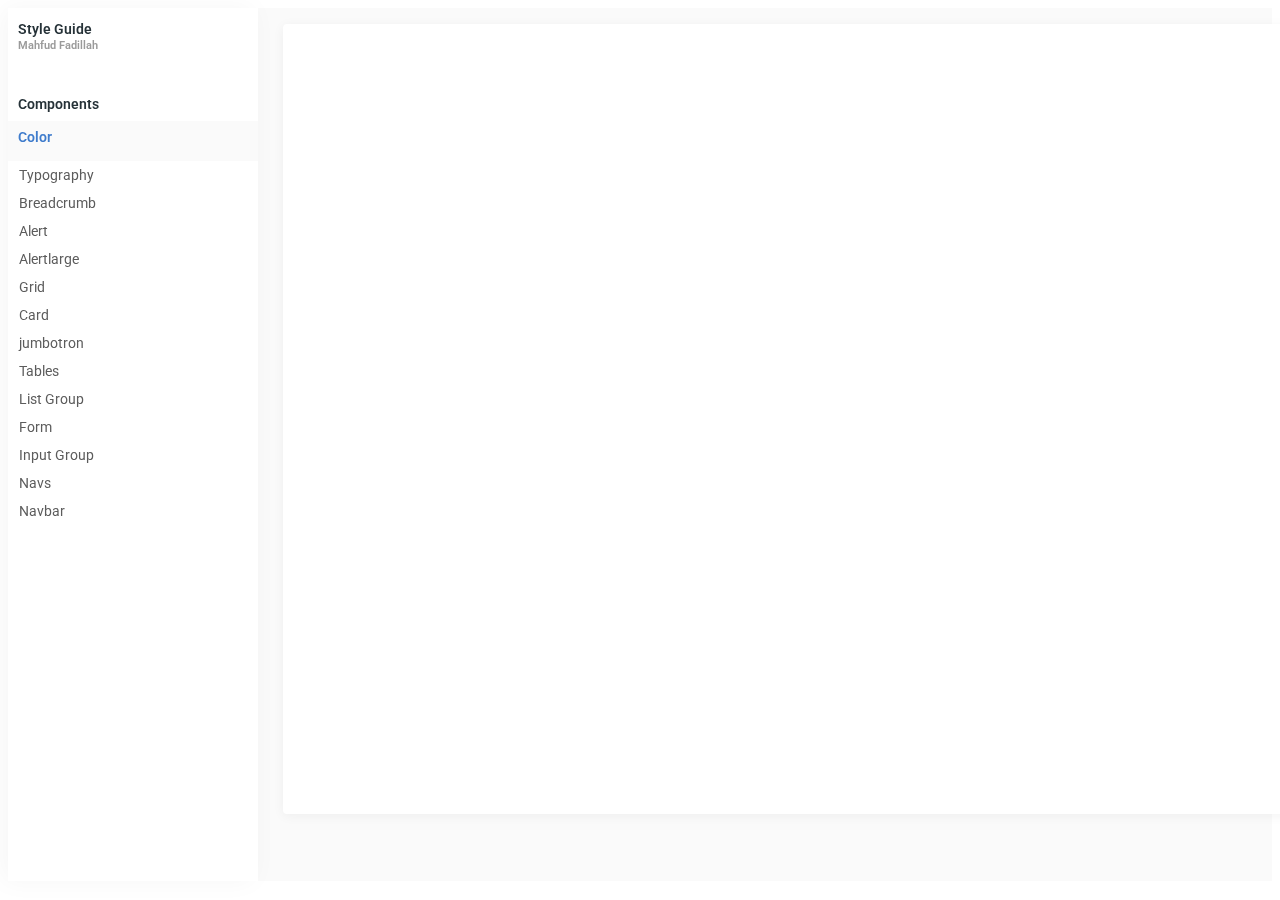
<file: index.html>
<!DOCTYPE html>
<html>
<head>
	<link href='https://fonts.googleapis.com/css?family=Roboto' rel='stylesheet'>
	<link rel="stylesheet" type="text/css" href="css/index.css">
	</head>
<body>
	<div class="sidebar-4">
	<div class="sidebar">
		<div class="sidebar__header--1">Style Guide </div>
		<div class="sidebar__header--2">Mahfud Fadillah</div>
		<div class="sidebar__header--3">Components</div>
		<div class="sidebar-1">
	    <a href="color.html" class="sidebar__active--link">Color</a><br>
	    </div>
	 	<a href="Typography.html" class="sidebar__nav--link">Typography</a><br>
	 	<a href="Breadcrumb.html" class="sidebar__nav--link">Breadcrumb</a><br>
	 	<a href="Alert1.html" class="sidebar__nav--link">Alert</a><br>
	 	<a href="Alertlarge.html" class="sidebar__nav--link">Alertlarge</a><br>
	 	<a href="grid.html" class="sidebar__nav--link">Grid</a><br>
	 	<a href="card.html" class="sidebar__nav--link">Card</a><br>
	 	<a href="jumbotron.html" class="sidebar__nav--link">jumbotron</a><br>
	 	<a href="tables.html" class="sidebar__nav--link">Tables</a><br>
	 	<a href="list.html" class="sidebar__nav--link">List Group</a><br>
	 	<a href="form.html" class="sidebar__nav--link">Form</a><br>
	 	<a href="input.html" class="sidebar__nav--link">Input Group</a><br>
	 	<a href="navs.html" class="sidebar__nav--link">Navs</a><br>
	 	<a href="navbar.html" class="sidebar__nav--link">Navbar</a><br>
	 </div>
	  </div>
	 <div class="sidebar-2"></div>
</body>
</html>
</file>
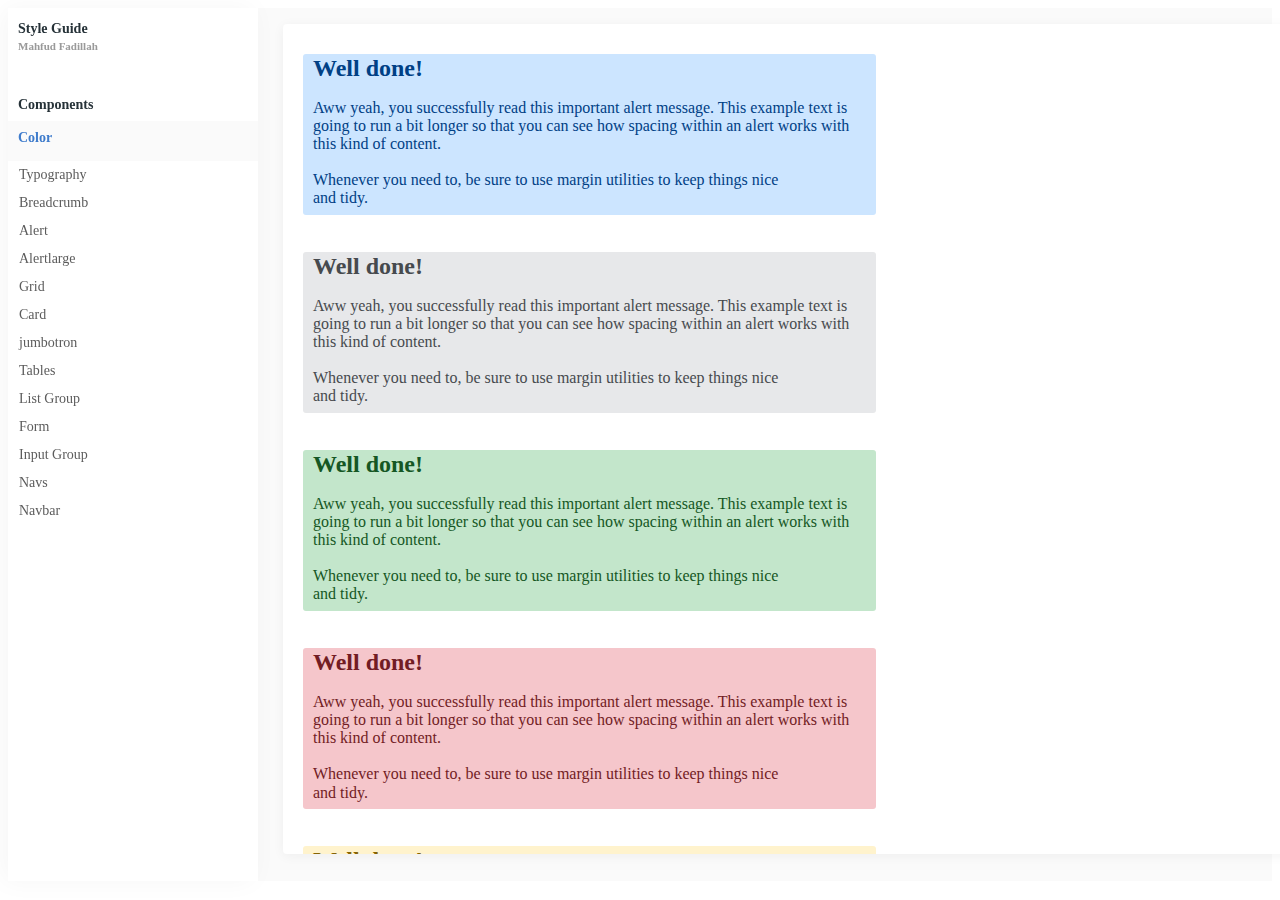
<file: Alertlarge.html>
<!DOCTYPE html>
<html>
<head>
	<link rel="stylesheet" type="text/css" href="css/Alertlarge.css">
	<link rel="stylesheet" type="text/css" href="css/index.css">
</head>
<body>
	<div class="sidebar-4">
	<div class="sidebar">
		<div class="sidebar__header--1">Style Guide </div>
		<div class="sidebar__header--2">Mahfud Fadillah</div>
		<div class="sidebar__header--3">Components</div>
		<div class="sidebar-1">
	    <a href="color.html" class="sidebar__active--link">Color</a><br>
	    </div>
	 	<a href="Typography.html" class="sidebar__nav--link">Typography</a><br>
	 	<a href="Breadcrumb.html" class="sidebar__nav--link">Breadcrumb</a><br>
	 	<a href="Alert1.html" class="sidebar__nav--link">Alert</a><br>
	 	<a href="Alertlarge.html" class="sidebar__nav--link">Alertlarge</a><br>
	 	<a href="grid.html" class="sidebar__nav--link">Grid</a><br>
	 	<a href="card.html" class="sidebar__nav--link">Card</a><br>
	 	<a href="jumbotron.html" class="sidebar__nav--link">jumbotron</a><br>
	 	<a href="tables.html" class="sidebar__nav--link">Tables</a><br>
	 	<a href="list.html" class="sidebar__nav--link">List Group</a><br>
	 	<a href="form.html" class="sidebar__nav--link">Form</a><br>
	 	<a href="input.html" class="sidebar__nav--link">Input Group</a><br>
	 	<a href="navs.html" class="sidebar__nav--link">Navs</a><br>
	 	<a href="navbar.html" class="sidebar__nav--link">Navbar</a><br>
	 </div>
	  </div>
	 <div class="sidebar-12">
	<div class="background">
	<strong class="header">Well done!</strong>
	<p class="Text"> Aww yeah, you successfully read this important alert message. This example text is going to run a bit longer so that you can see how spacing within an alert works with this kind of content.<br/><br/>

Whenever you need to, be sure to use margin utilities to keep things nice<br/.> and tidy.</p>

<br>
<div class="background background--1">
<strong class="header header--1">Well done!</strong>
	<p class="Text Text--1"> Aww yeah, you successfully read this important alert message. This example text is going to run a bit longer so that you can see how spacing within an alert works with this kind of content.<br/><br/>

Whenever you need to, be sure to use margin utilities to keep things nice<br/.> and tidy.</p>
<br>

<div class="background background--2">
<strong class="header header--2">Well done!</strong>
	<p class="Text Text--2"> Aww yeah, you successfully read this important alert message. This example text is going to run a bit longer so that you can see how spacing within an alert works with this kind of content.<br/><br/>

Whenever you need to, be sure to use margin utilities to keep things nice<br/.> and tidy.</p>
<br>

<div class="background background--3">
<strong class="header header--3">Well done!</strong>
	<p class="Text Text--3"> Aww yeah, you successfully read this important alert message. This example text is going to run a bit longer so that you can see how spacing within an alert works with this kind of content.<br/><br/>

Whenever you need to, be sure to use margin utilities to keep things nice<br/.> and tidy.</p>
<br>

<div class="background background--4">
<strong class="header header--4">Well done!</strong>
	<p class="Text Text--4"> Aww yeah, you successfully read this important alert message. This example text is going to run a bit longer so that you can see how spacing within an alert works with this kind of content.<br/><br/>

Whenever you need to, be sure to use margin utilities to keep things nice<br/.> and tidy.</p>
<br>

<div class="background background--5">
<strong class="header header--5">Well done!</strong>
	<p class="Text Text--5"> Aww yeah, you successfully read this important alert message. This example text is going to run a bit longer so that you can see how spacing within an alert works with this kind of content.<br/><br/>

Whenever you need to, be sure to use margin utilities to keep things nice<br/.> and tidy.</p>
<br>

<div class="background background--6">
<strong class="header header--6">Well done!</strong>
	<p class="Text Text--6"> Aww yeah, you successfully read this important alert message. This example text is going to run a bit longer so that you can see how spacing within an alert works with this kind of content.<br/><br/>

Whenever you need to, be sure to use margin utilities to keep things nice<br/.> and tidy.</p>
<br>

<div class="background background--7">
<strong class="header header--7">Well done!</strong>
	<p class="Text Text--7"> Aww yeah, you successfully read this important alert message. This example text is going to run a bit longer so that you can see how spacing within an alert works with this kind of content.<br/><br/>

Whenever you need to, be sure to use margin utilities to keep things nice<br/.> and tidy.</p>
<br>
</div>
</div>
</div>
</div>
</div>
</div>
</div>
</div>
</div>
</body>
</html>
</file>
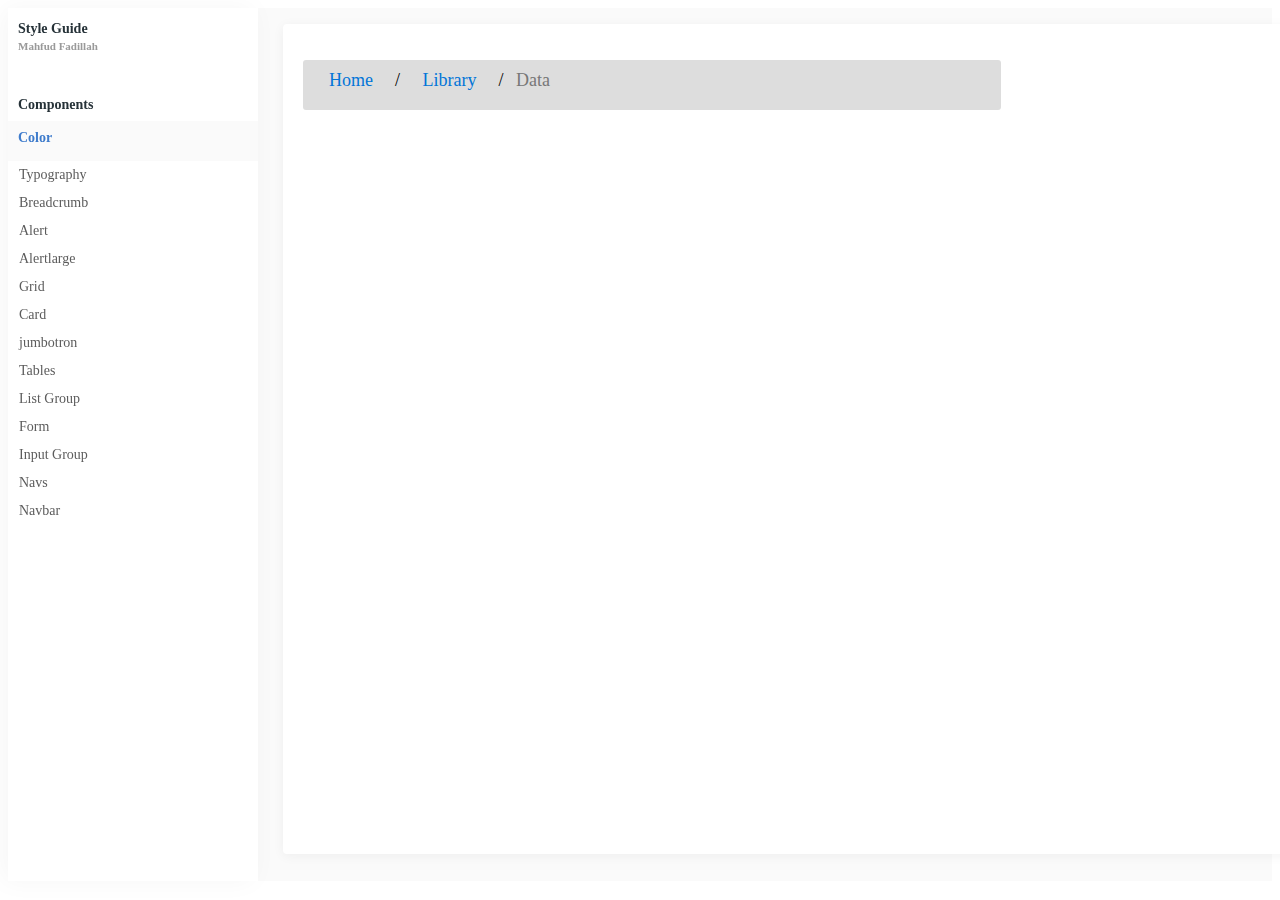
<file: Breadcrumb.html>
<!DOCTYPE html>
<html>
<head>
	<link rel="stylesheet" type="text/css" href="css/Breadcrumb.css">
	<link rel="stylesheet" type="text/css" href="css/index.css">
</head>
<body>
	<div class="sidebar-4">
	<div class="sidebar">
		<div class="sidebar__header--1">Style Guide </div>
		<div class="sidebar__header--2">Mahfud Fadillah</div>
		<div class="sidebar__header--3">Components</div>
		<div class="sidebar-1">
	    <a href="color.html" class="sidebar__active--link">Color</a><br>
	    </div>
	 	<a href="Typography.html" class="sidebar__nav--link">Typography</a><br>
	 	<a href="Breadcrumb.html" class="sidebar__nav--link">Breadcrumb</a><br>
	 	<a href="Alert1.html" class="sidebar__nav--link">Alert</a><br>
	 	<a href="Alertlarge.html" class="sidebar__nav--link">Alertlarge</a><br>
	 	<a href="grid.html" class="sidebar__nav--link">Grid</a><br>
	 	<a href="card.html" class="sidebar__nav--link">Card</a><br>
	 	<a href="jumbotron.html" class="sidebar__nav--link">jumbotron</a><br>
	 	<a href="tables.html" class="sidebar__nav--link">Tables</a><br>
	 	<a href="list.html" class="sidebar__nav--link">List Group</a><br>
	 	<a href="form.html" class="sidebar__nav--link">Form</a><br>
	 	<a href="input.html" class="sidebar__nav--link">Input Group</a><br>
	 	<a href="navs.html" class="sidebar__nav--link">Navs</a><br>
	 	<a href="navbar.html" class="sidebar__nav--link">Navbar</a><br>
	 </div>
	  </div>
	 <div class="sidebar-10">
<ul class="breadcrumb">
  <li><a href="#">Home</a></li>
  <li><a href="#">Library</a></li>
  <li class="Data">Data</li>
</ul>
</div>
</body>
</html>
</file>
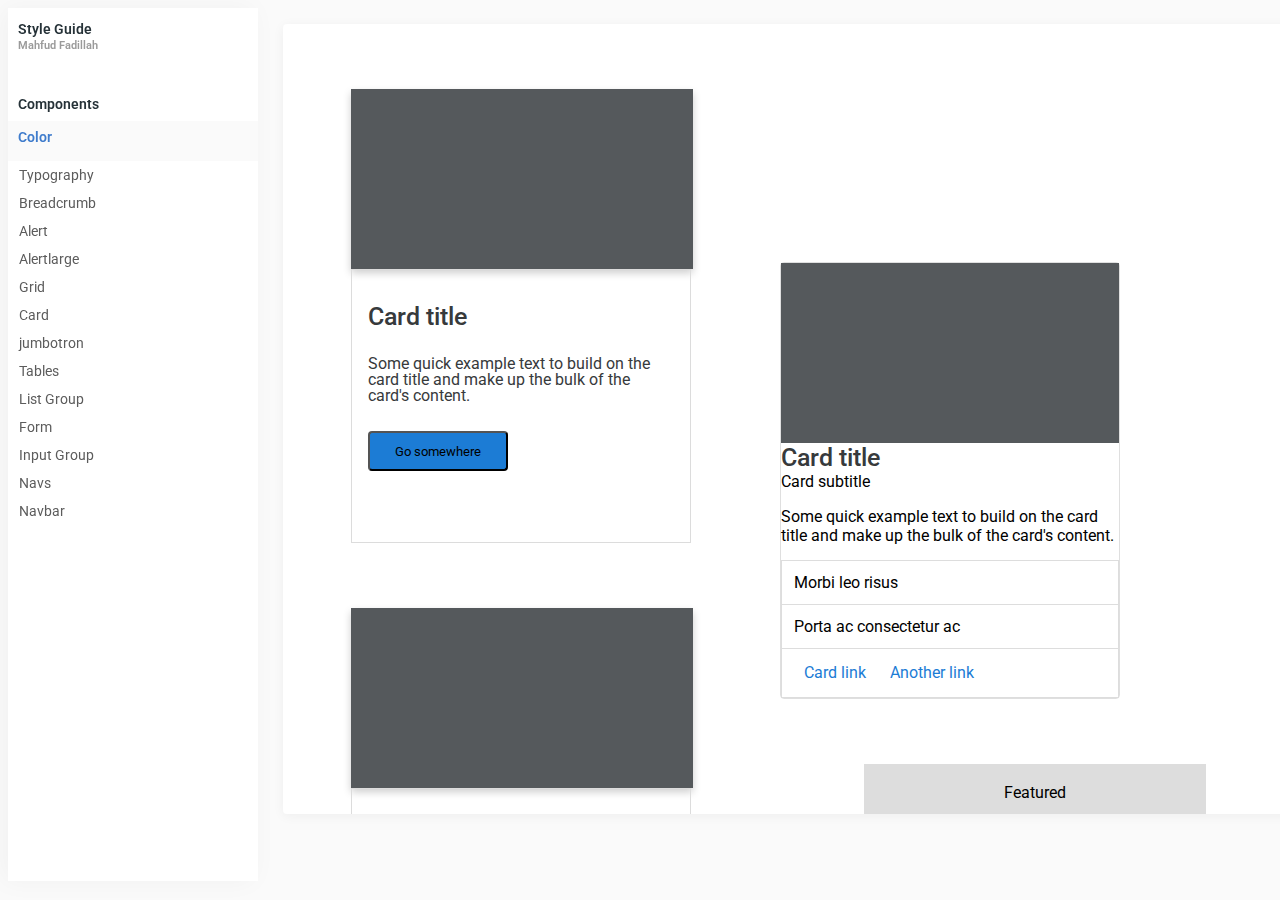
<file: card.html>
<!DOCTYPE html>
<html>
<head>
	<link rel="stylesheet" type="text/css" href="css/index.css">
	<link href='https://fonts.googleapis.com/css?family=Roboto' rel='stylesheet'>
	<link rel="stylesheet" type="text/css" href="css/card.css">
    
</head>
<body>
	<div class="sidebar-4">
  <div class="sidebar">
    <div class="sidebar__header--1">Style Guide </div>
    <div class="sidebar__header--2">Mahfud Fadillah</div>
    <div class="sidebar__header--3">Components</div>
    <div class="sidebar-1">
      <a href="color.html" class="sidebar__active--link">Color</a><br>
      </div>
    <a href="Typography.html" class="sidebar__nav--link">Typography</a><br>
    <a href="Breadcrumb.html" class="sidebar__nav--link">Breadcrumb</a><br>
    <a href="Alert1.html" class="sidebar__nav--link">Alert</a><br>
    <a href="Alertlarge.html" class="sidebar__nav--link">Alertlarge</a><br>
    <a href="grid.html" class="sidebar__nav--link">Grid</a><br>
    <a href="card.html" class="sidebar__nav--link">Card</a><br>
    <a href="jumbotron.html" class="sidebar__nav--link">jumbotron</a><br>
    <a href="tables.html" class="sidebar__nav--link">Tables</a><br>
    <a href="list.html" class="sidebar__nav--link">List Group</a><br>
    <a href="form.html" class="sidebar__nav--link">Form</a><br>
    <a href="input.html" class="sidebar__nav--link">Input Group</a><br>
    <a href="navs.html" class="sidebar__nav--link">Navs</a><br>
    <a href="navbar.html" class="sidebar__nav--link">Navbar</a><br>
   </div>
    </div>
   <div class="sidebar-2">
<div class="card">
  <div class="card-img"></div>
  <div class="card-body">
    <h5 class="card-title">Card title</h5>
    <p class="card-text">Some quick example text to build on the card title and make up the bulk of the card's content.</p>
    <button href="#" class="btn btn-primary">Go somewhere</button>
  </div>
</div>
<!--<div class="card--1">-->
	<div class="card">
  <div class="card-img"></div>
  <div class="card-body">
    <h5 class="card-title">Card title</h5>
    <h6 class="card-subtitle">Card Subtitle</h6>
    <p class="card-text">Some quick example text to build on the card title and make up the bulk of the card's content.</p>
    <a href="#" class="card-link">Card link</a>
    <a href="#" class="card-link">Another link</a>
</div>
</div>
<div class="card--2">

  <div class="card--2__img"></div>
  <div class="card--2__body">
    <div class="card--2__title">Card title</div>
    <div class="card--2__subtitle">Card subtitle</div>
    <p class="card--3text">Some quick example text to build on the card title and make up the bulk of the card's content.</p>
 <ul class="ul">
  <li class="li">Morbi leo risus</li>
  <li class="li">Porta ac consectetur ac</li>
  <li class="li"> <a href="#" class="card-link">Card link</a>
  <a href="#" class="card-link">Another link</a></li>
</ul> 
</div>
</div>

    <div class="card card--3">
  <div class="card-header">
    Featured
  </div>
  <div class="card-body">
    <h5 class="card-title">Special title treatment</h5>
    <p class="card-text">With supporting text below as a natural lead-in to additional content.</p>
    <button href="#" class="btn btn-primary">Go somewhere</button>
  </div>
  <div class="card card--4">
  <div class="card-header">
    Featured
  </div>
  <div class="card-body">
    <h5 class="card-title">Special title treatment</h5>
    <p class="card-text">With supporting text below as a natural lead-in to additional content.</p>
    <button href="#" class="btn btn-primary">Go somewhere</button>
  </div>
  <div class="card-footer">
    2 days ago
  </div>
</div>
</div>
</div>
</body>
</html>
</file>
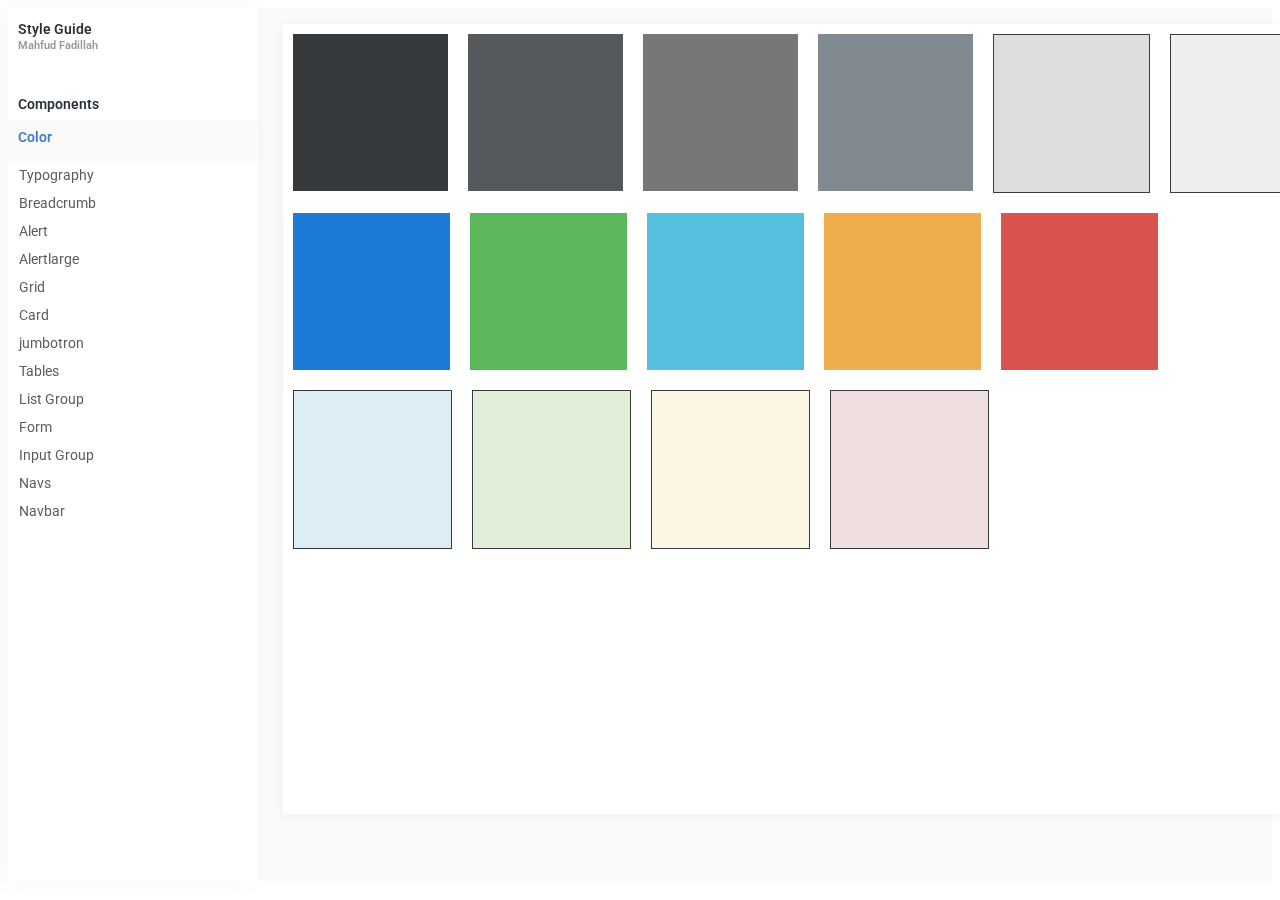
<file: color.html>
<!DOCTYPE>
<html>
<head>
  <link href='http://fonts.googleapis.com/css?family=Roboto' rel='stylesheet' type='text/css'>
<link rel="stylesheet" type="text/css" href="css/color.css">
<link rel="stylesheet" type="text/css" href="css/index.css">
</head>
<body>
<div class="sidebar-4">
  <div class="sidebar">
    <div class="sidebar__header--1">Style Guide </div>
    <div class="sidebar__header--2">Mahfud Fadillah</div>
    <div class="sidebar__header--3">Components</div>
    <div class="sidebar-1">
      <a href="color.html" class="sidebar__active--link">Color</a><br>
      </div>
    <a href="Typography.html" class="sidebar__nav--link">Typography</a><br>
    <a href="Breadcrumb.html" class="sidebar__nav--link">Breadcrumb</a><br>
    <a href="Alert1.html" class="sidebar__nav--link">Alert</a><br>
    <a href="Alertlarge.html" class="sidebar__nav--link">Alertlarge</a><br>
    <a href="grid.html" class="sidebar__nav--link">Grid</a><br>
    <a href="card.html" class="sidebar__nav--link">Card</a><br>
    <a href="jumbotron.html" class="sidebar__nav--link">jumbotron</a><br>
    <a href="tables.html" class="sidebar__nav--link">Tables</a><br>
    <a href="list.html" class="sidebar__nav--link">List Group</a><br>
    <a href="form.html" class="sidebar__nav--link">Form</a><br>
    <a href="input.html" class="sidebar__nav--link">Input Group</a><br>
    <a href="navs.html" class="sidebar__nav--link">Navs</a><br>
    <a href="navbar.html" class="sidebar__nav--link">Navbar</a><br>
   </div>
    </div>
   <div class="sidebar-2">
    
<div class="square">
  <div  class="square color--1"></div>
  <div  class="square color--2"></div>
  <div  class="square color--3"></div>  
  <div  class="square color--4"></div>
  <div  class="square color--5"></div>
  <div  class="square color--6"></div> 
</div> 
<div  class="square"> 
  <div  class="square color--7"></div>
  <div  class="square color--8"></div>
  <div  class="square color--9"></div>  
  <div  class="square color--10"></div>
  <div  class="square color--11"></div>
</div>
<div class="square">
  <div  class="square color--12"></div>  
  <div  class="square color--13"></div>  
  <div  class="square color--14"></div>  
  <div  class="square color--15"></div>  
</div>
</div>
</body>
</html>
</file>
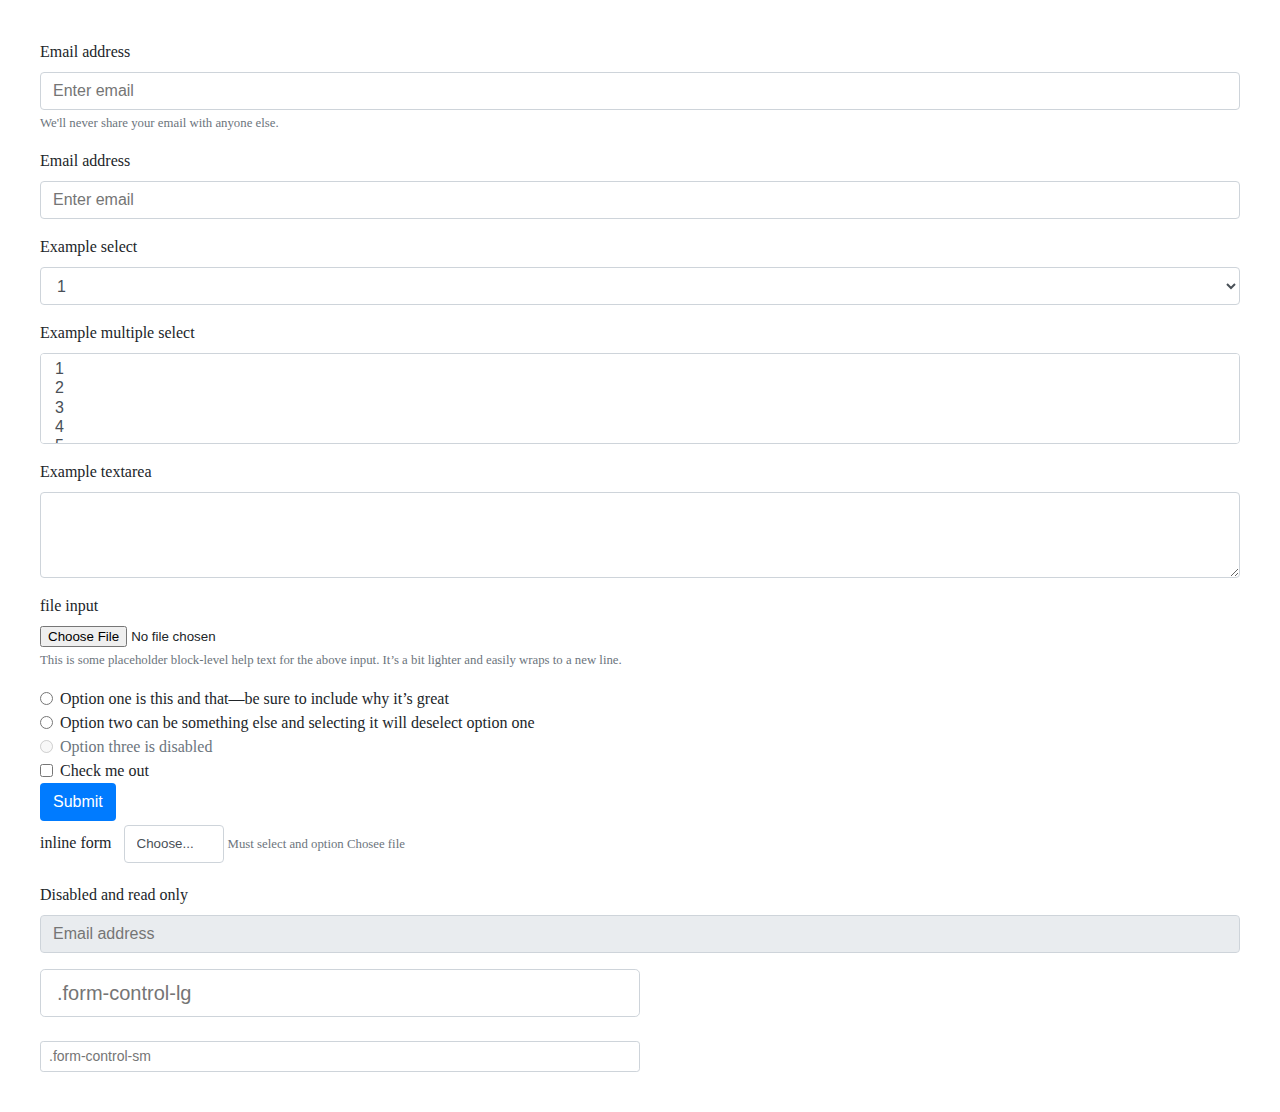
<file: form.html>
<!DOCTYPE html>
<html>
<head>
	<link rel="stylesheet" type="text/css" href="css/form.css">
</head>
<body>
<form>
  <div class="form-group">
    <label for="exampleInputEmail1">Email address</label>
    <input type="email" class="form-control" id="exampleInputEmail1" aria-describedby="emailHelp" placeholder="Enter email">
    <small id="emailHelp" class="form-text text-muted">We'll never share your email with anyone else.</small>
  </div>
  <div class="form-group">
    <label for="exampleInputEmail1">Email address</label>
    <input type="email" class="form-control" id="exampleInputEmail1" placeholder="Enter email">
  </div>
   <div class="form-group">
    <label for="exampleFormControlSelect1">Example select</label>
    <select class="form-control" id="exampleFormControlSelect1">
      <option>1</option>
      <option>2</option>
      <option>3</option>
      <option>4</option>
      <option>5</option>
    </select>
  </div>
  <div class="form-group">
    <label for="exampleFormControlSelect2">Example multiple select</label>
    <select multiple class="form-control" id="exampleFormControlSelect2">
      <option>1</option>
      <option>2</option>
      <option>3</option>
      <option>4</option>
      <option>5</option>
    </select>
  </div>
  <div class="form-group">
    <label for="exampleFormControlTextarea1">Example textarea</label>
    <textarea class="form-control" id="exampleFormControlTextarea1" rows="3"></textarea>
  </div>
</form>
<form>
  <div class="form-group">
    <label for="exampleFormControlFile1"> file input</label>
    <input type="file" class="form-control-file" id="exampleFormControlFile1">
    <small id="passwordHelpInline" class="text-muted">
     This is some placeholder block-level help text for the above input. It’s a bit lighter
and easily wraps to a new line.
    </small>
  </div>
</form>
<div class="form-check">
  <input class="form-check-input" type="radio" name="exampleRadios" id="exampleRadios2" value="option2">
  <label class="form-check-label" for="exampleRadios2">
    Option one is this and that—be sure to include why it’s great
  </label>
</div>
<div class="form-check">
  <input class="form-check-input" type="radio" name="exampleRadios" id="exampleRadios2" value="option2">
  <label class="form-check-label" for="exampleRadios2">
    Option two can be something else and selecting it will deselect option one
  </label>
</div>
<div class="form-check disabled">
  <input class="form-check-input" type="radio" name="exampleRadios" id="exampleRadios3" value="option3" disabled>
  <label class="form-check-label" for="exampleRadios3">
   Option three is disabled
  </label>
</div>
 <div class="form-check">
    <input type="checkbox" class="form-check-input" id="exampleCheck1">
    <label class="form-check-label" for="exampleCheck1">Check me out</label>
  </div>
  <button type="submit" class="btn btn-primary">Submit</button>
</form>
</form>
</div>
<form class="form-inline">
  <div class="form-group">
    <label class="my-1 mr-2" for="inlineFormCustomSelectPref">inline form</label>
  <select class="custom-select my-1 mr-sm-2" id="inlineFormCustomSelectPref">
    <option selected>Choose...</option>
    <option value="1">One</option>
    <option value="2">Two</option>
    <option value="3">Three</option>
  </select>
    <small  class="text-muted">
     Must select and option
    </small>
     <small  class="text-muted">
      Chosee file
    </small>
  </div>
</form>

<form>
  <disabled>
    <div class="form-group">
      <label for="disabledTextInput">Disabled and read only</label>
      <input type="text" id="disabledTextInput" class="form-control1" placeholder="Email address">
    </div>

</form>

<input class="form-control form-control-lg" type="text" placeholder=".form-control-lg"><br/>
<input class="form-control form-control-sm" type="text" placeholder=".form-control-sm">
</body>
</html>
</file>
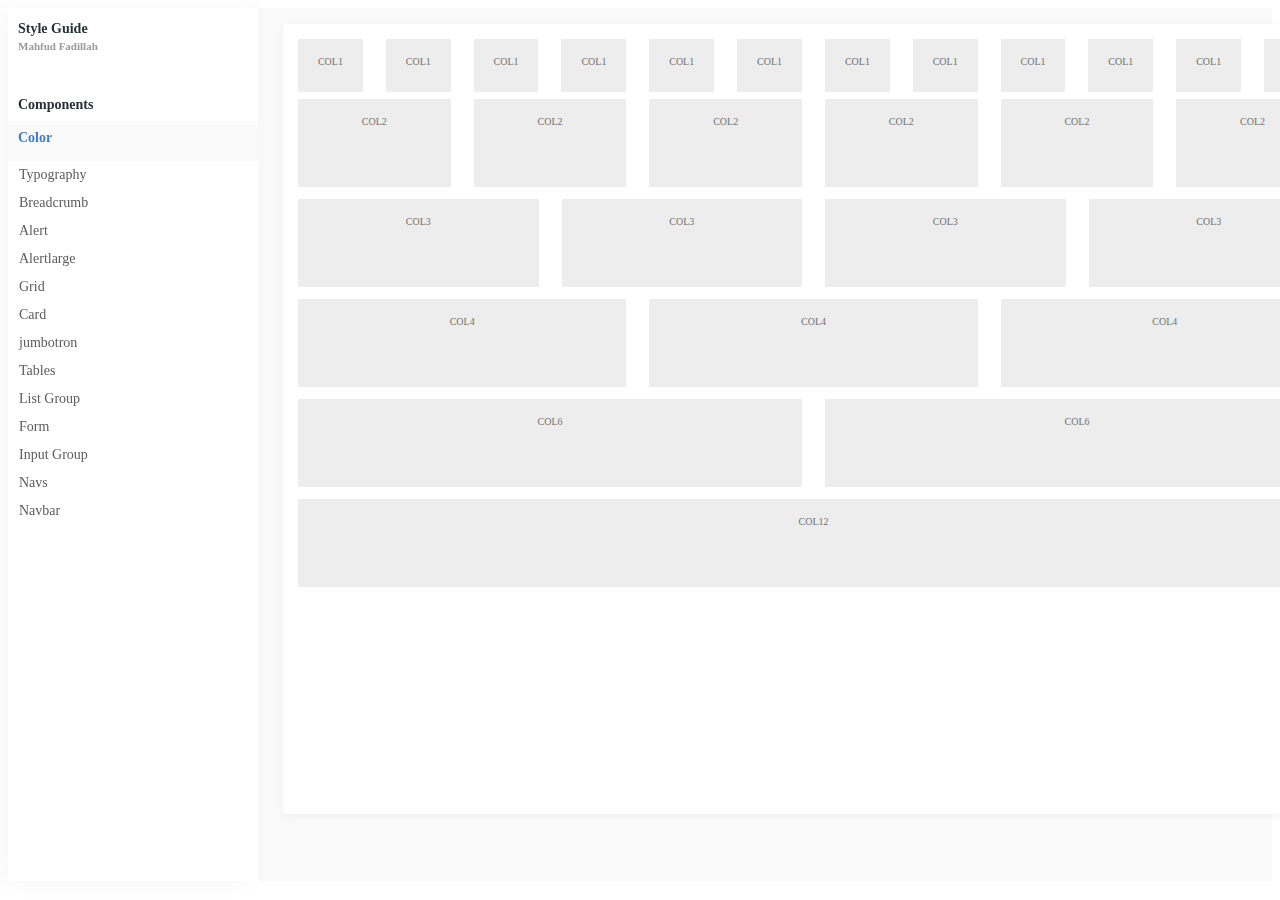
<file: grid.html>
<!DOCTYPE html>
<html>
<head>
	<meta name="viewport" content="widht-device-width,initial-scale=1">
	<link rel="stylesheet" type="text/css" href="css/grid.css">
	<link rel="stylesheet" type="text/css" href="css/index.css">
</head>
<body>
		<div class="sidebar-4">
	<div class="sidebar">
		<div class="sidebar__header--1">Style Guide </div>
		<div class="sidebar__header--2">Mahfud Fadillah</div>
		<div class="sidebar__header--3">Components</div>
		<div class="sidebar-1">
	    <a href="color.html" class="sidebar__active--link">Color</a><br>
	    </div>
	 	<a href="Typography.html" class="sidebar__nav--link">Typography</a><br>
	 	<a href="Breadcrumb.html" class="sidebar__nav--link">Breadcrumb</a><br>
	 	<a href="Alert1.html" class="sidebar__nav--link">Alert</a><br>
	 	<a href="Alertlarge.html" class="sidebar__nav--link">Alertlarge</a><br>
	 	<a href="grid.html" class="sidebar__nav--link">Grid</a><br>
	 	<a href="card.html" class="sidebar__nav--link">Card</a><br>
	 	<a href="jumbotron.html" class="sidebar__nav--link">jumbotron</a><br>
	 	<a href="tables.html" class="sidebar__nav--link">Tables</a><br>
	 	<a href="list.html" class="sidebar__nav--link">List Group</a><br>
	 	<a href="form.html" class="sidebar__nav--link">Form</a><br>
	 	<a href="input.html" class="sidebar__nav--link">Input Group</a><br>
	 	<a href="navs.html" class="sidebar__nav--link">Navs</a><br>
	 	<a href="navbar.html" class="sidebar__nav--link">Navbar</a><br>
	 </div>
	  </div>
	 <div class="sidebar-2">
<div class="row">
	<div class="col-1">
  <div class="box box--1">
	<div class="text">COL1</div>
	</div>
</div>
	<div class="col-1">
  <div class="box box--1">
	<div class="text">COL1</div>
	</div>
</div>
	<div class="col-1">
  <div class="box box--1">
	<div class="text">COL1</div>
	</div>
</div>
	<div class="col-1">
  <div class="box box--1">
	<div class="text">COL1</div>
	</div>
</div>
	<div class="col-1">
  <div class="box box--1">
	<div class="text">COL1</div>
	</div>
</div>
	<div class="col-1">
  <div class="box box--1">
	<div class="text">COL1</div>
	</div>
</div>
	<div class="col-1">
  <div class="box box--1">
	<div class="text">COL1</div>
	</div>
</div>
	<div class="col-1">
  <div class="box box--1">
	<div class="text">COL1</div>
	</div>
</div>
	<div class="col-1">
  <div class="box box--1">
	<div class="text">COL1</div>
	</div>
</div>
	<div class="col-1">
  <div class="box box--1">
	<div class="text">COL1</div>
	</div>
</div>
	<div class="col-1">
  <div class="box box--1">
	<div class="text">COL1</div>
	</div>
</div>
	<div class="col-1">
  <div class="box box--1">
	<div class="text">COL1</div>
	</div>
</div>
</div>
<div class="row">
	<div class="col-2">
  <div class="box box--2">
	<div class="text">COL2</div>
	</div>
</div>
	<div class="col-2">
  <div class="box box--2">
	<div class="text">COL2</div>
	</div>
</div>
	<div class="col-2">
  <div class="box box--2">
	<div class="text">COL2</div>
	</div>
</div>
	<div class="col-2">
  <div class="box box--2">
	<div class="text">COL2</div>
	</div>
</div>
	<div class="col-2">
  <div class="box box--2">
	<div class="text">COL2</div>
	</div>
</div>
	<div class="col-2">
  <div class="box box--2">
	<div class="text">COL2</div>
	</div>
</div>
</div>
<div class="row">
	<div class="col-3">
  <div class="box box--3">
	<div class="text">COL3</div>
	</div>
</div>
	<div class="col-3">
  <div class="box box--3">
	<div class="text">COL3</div>
	</div>
</div>
	<div class="col-3">
  <div class="box box--3">
	<div class="text">COL3</div>
	</div>
</div>
	<div class="col-3">
  <div class="box box--3">
	<div class="text">COL3</div>
	</div>
</div>
	</div>
<div class="row">
	<div class="col-4">
  <div class="box box--4">
	<div class="text">COL4</div>
	</div>
</div>
	<div class="col-4">
  <div class="box box--4">
	<div class="text">COL4</div>
	</div>
</div>
   <div class="col-4">
  <div class="box box--4">
	<div class="text">COL4</div>
	</div>
</div>
</div>
<div class="row">
	<div class="col-5">
  <div class="box box--5">
	<div class="text">COL6</div>
	</div>
</div>
	<div class="col-5">
  <div class="box box--5">
	<div class="text">COL6</div>
	</div>
</div>
</div>
<div class="row">
	<div class="col-6">
  <div class="box box--6">
	<div class="text">COL12</div>
	</div>
</div>
	</div>
	</div>
</body>
</html>
</file>
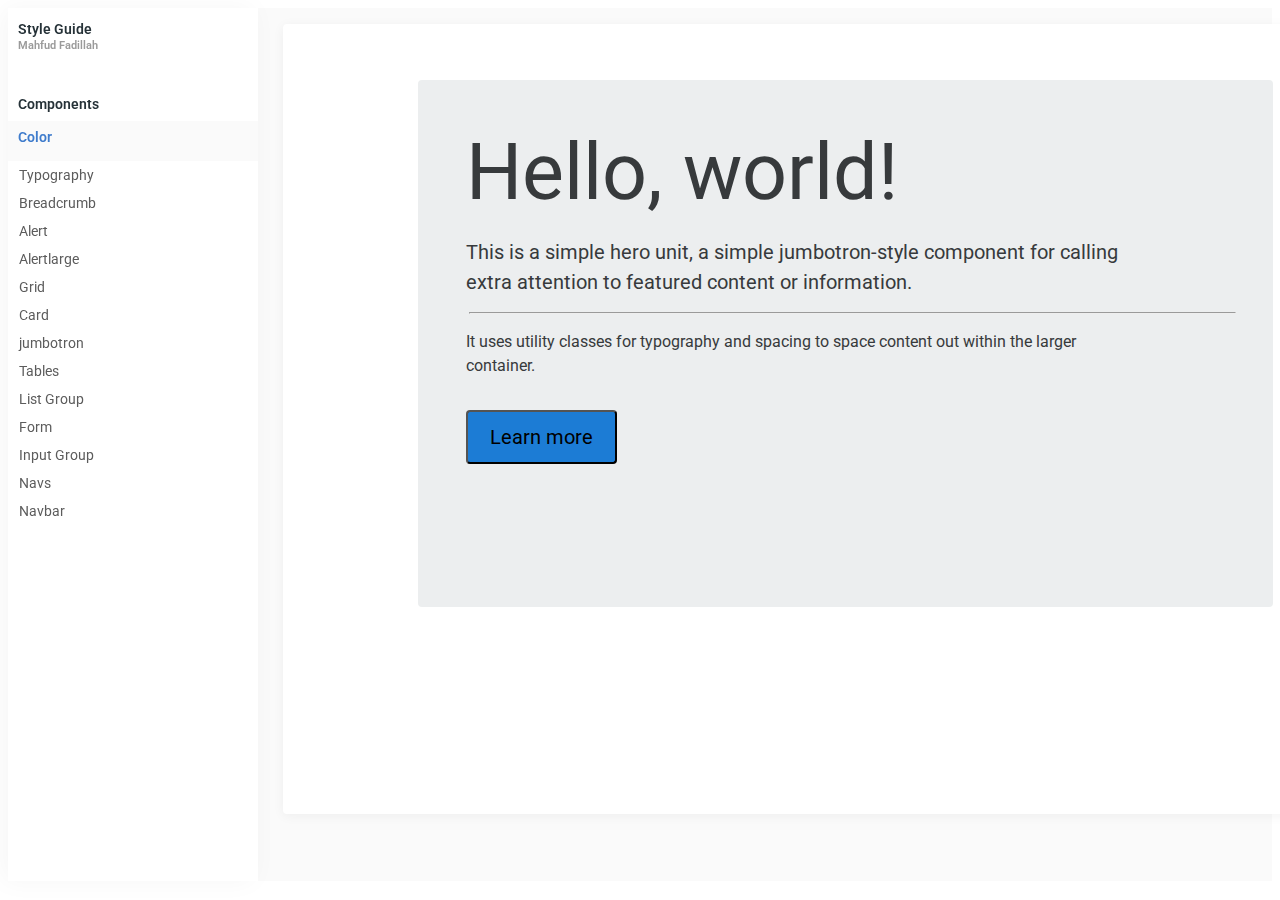
<file: jumbotron.html>
<!DOCTYPE html>
<html>
<head>
	<link href='https://fonts.googleapis.com/css?family=Roboto' rel='stylesheet'>
	<link rel="stylesheet" type="text/css" href="css/jumbotron.css">
	<link rel="stylesheet" type="text/css" href="css/index.css">
</head>
<body>
	<div class="sidebar-4">
	<div class="sidebar">
		<div class="sidebar__header--1">Style Guide </div>
		<div class="sidebar__header--2">Mahfud Fadillah</div>
		<div class="sidebar__header--3">Components</div>
		<div class="sidebar-1">
	    <a href="color.html" class="sidebar__active--link">Color</a><br>
	    </div>
	 	<a href="Typography.html" class="sidebar__nav--link">Typography</a><br>
	 	<a href="Breadcrumb.html" class="sidebar__nav--link">Breadcrumb</a><br>
	 	<a href="Alert1.html" class="sidebar__nav--link">Alert</a><br>
	 	<a href="Alertlarge.html" class="sidebar__nav--link">Alertlarge</a><br>
	 	<a href="grid.html" class="sidebar__nav--link">Grid</a><br>
	 	<a href="card.html" class="sidebar__nav--link">Card</a><br>
	 	<a href="jumbotron.html" class="sidebar__nav--link">jumbotron</a><br>
	 	<a href="tables.html" class="sidebar__nav--link">Tables</a><br>
	 	<a href="list.html" class="sidebar__nav--link">List Group</a><br>
	 	<a href="form.html" class="sidebar__nav--link">Form</a><br>
	 	<a href="input.html" class="sidebar__nav--link">Input Group</a><br>
	 	<a href="navs.html" class="sidebar__nav--link">Navs</a><br>
	 	<a href="navbar.html" class="sidebar__nav--link">Navbar</a><br>
	 </div>
	  </div>
	 <div class="sidebar-2">
<div class="jumbotron">
	<div class="Rectangle ">
	<div class="Hello-world">Hello, world!</div>
	<p class="paragraph">This is a simple hero unit, a simple jumbotron-style component for calling extra attention to featured content or information.</p>
	<hr class="Line-97">
	<p class="paragraph1">It uses utility classes for typography and spacing to space content out within the larger <br>container.</p>
    <br>
	<button class="btn btn-primary button">Learn more</button>
</div>
</div>
</div>
</body>
</html>
</file>
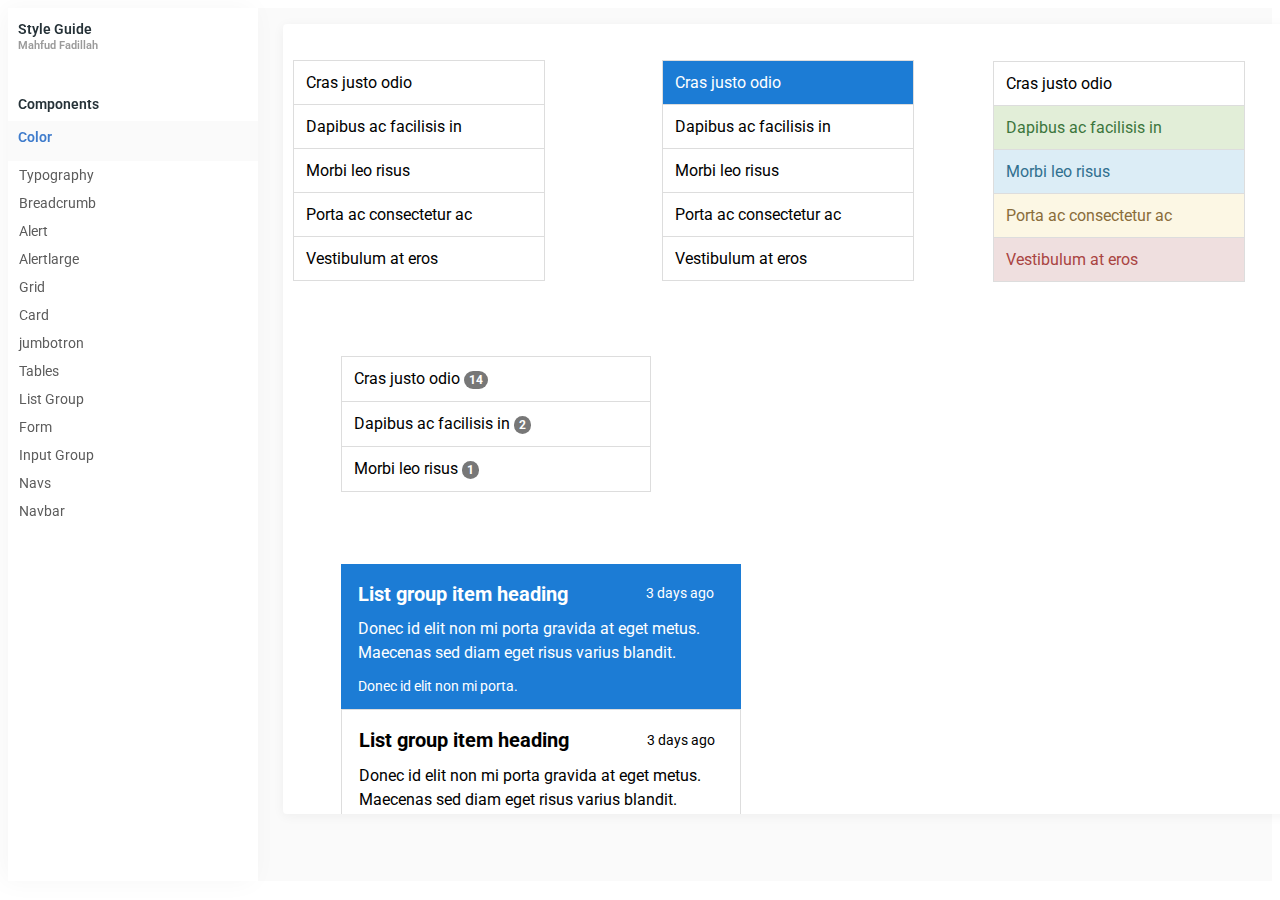
<file: list.html>
<!DOCTYPE html>
<html>
<head>
	<link rel="stylesheet" type="text/css" href="css/index.css">
	<link href='https://fonts.googleapis.com/css?family=Roboto' rel='stylesheet'>
	<link rel="stylesheet" type="text/css" href="css/list.css">
</head>
<body>
	<div class="sidebar-4">
  <div class="sidebar">
    <div class="sidebar__header--1">Style Guide </div>
    <div class="sidebar__header--2">Mahfud Fadillah</div>
    <div class="sidebar__header--3">Components</div>
    <div class="sidebar-1">
      <a href="color.html" class="sidebar__active--link">Color</a><br>
      </div>
    <a href="Typography.html" class="sidebar__nav--link">Typography</a><br>
    <a href="Breadcrumb.html" class="sidebar__nav--link">Breadcrumb</a><br>
    <a href="Alert1.html" class="sidebar__nav--link">Alert</a><br>
    <a href="Alertlarge.html" class="sidebar__nav--link">Alertlarge</a><br>
    <a href="grid.html" class="sidebar__nav--link">Grid</a><br>
    <a href="card.html" class="sidebar__nav--link">Card</a><br>
    <a href="jumbotron.html" class="sidebar__nav--link">jumbotron</a><br>
    <a href="tables.html" class="sidebar__nav--link">Tables</a><br>
    <a href="list.html" class="sidebar__nav--link">List Group</a><br>
    <a href="form.html" class="sidebar__nav--link">Form</a><br>
    <a href="input.html" class="sidebar__nav--link">Input Group</a><br>
    <a href="navs.html" class="sidebar__nav--link">Navs</a><br>
    <a href="navbar.html" class="sidebar__nav--link">Navbar</a><br>
   </div>
    </div>
   <div class="sidebar-2">
	<div class="list">
<ul class="list-group">
  <li class="list-group-item">Cras justo odio</li>
  <li class="list-group-item">Dapibus ac facilisis in</li>
  <li class="list-group-item">Morbi leo risus</li>
  <li class="list-group-item">Porta ac consectetur ac</li>
  <li class="list-group-item">Vestibulum at eros</li>
</ul>
</div>
<div class="list--1">
<ul class="list-group">
  <li class="list-group-item active">Cras justo odio</li>
  <li class="list-group-item">Dapibus ac facilisis in</li>
  <li class="list-group-item">Morbi leo risus</li>
  <li class="list-group-item">Porta ac consectetur ac</li>
  <li class="list-group-item">Vestibulum at eros</li>
</ul>
</div>
<div class="list--2">
<ul class="list-group">
  <li class="list-group-item">Cras justo odio</li>
  <li class="list-group-item succes">Dapibus ac facilisis in</li>
  <li class="list-group-item primary">Morbi leo risus</li>
   <li class="list-group-item warning">Porta ac consectetur ac</li>
  <li class="list-group-item danger">Vestibulum at eros</li>
  
</ul>
</div>
<div class="list--3">
<ul class="list-group">
  <li class="list-group-item9 d-flex justify-content-between align-items-center">
    Cras justo odio
    <span class="badge badge-secondary badge-pill">14</span>
  </li>
  <li class="list-group-item9 d-flex justify-content-between align-items-center">
    Dapibus ac facilisis in
    <span class="badge badge-secondary badge-pill">2</span>
  </li>
  <li class="list-group-item9 d-flex justify-content-between align-items-center">
    Morbi leo risus
    <span class="badge badge-secondary badge-pill">1</span>
  </li>
</ul>
</div>
<div class="list--4">
  <h5 class="text">List group item heading</h5>
  <p class="ago">3 days ago</p>
  <p class="title">Donec id elit non mi porta gravida at eget metus. Maecenas sed diam eget risus varius blandit.</p>
 <p class="title2">Donec id elit non mi porta.</p>


<div class="list--43">
  <h5 class="text t--1">List group item heading</h5>
  <p class="ago a--1">3 days ago</p>
  <p class="title t--2">Donec id elit non mi porta gravida at eget metus. Maecenas sed diam eget risus varius blandit.</p>
 <p class="title2 t--3">Donec id elit non mi porta.</p>
 <div class="list--43">
  <h5 class="text t--1">List group item heading</h5>
  <p class="ago a--1">3 days ago</p>
  <p class="title t--2">Donec id elit non mi porta gravida at eget metus. Maecenas sed diam eget risus varius blandit.</p>
 <p class="title2 t--3">Donec id elit non mi porta.</p>

</div>

</div>
</div>
</div>
</body>
</html>
</file>
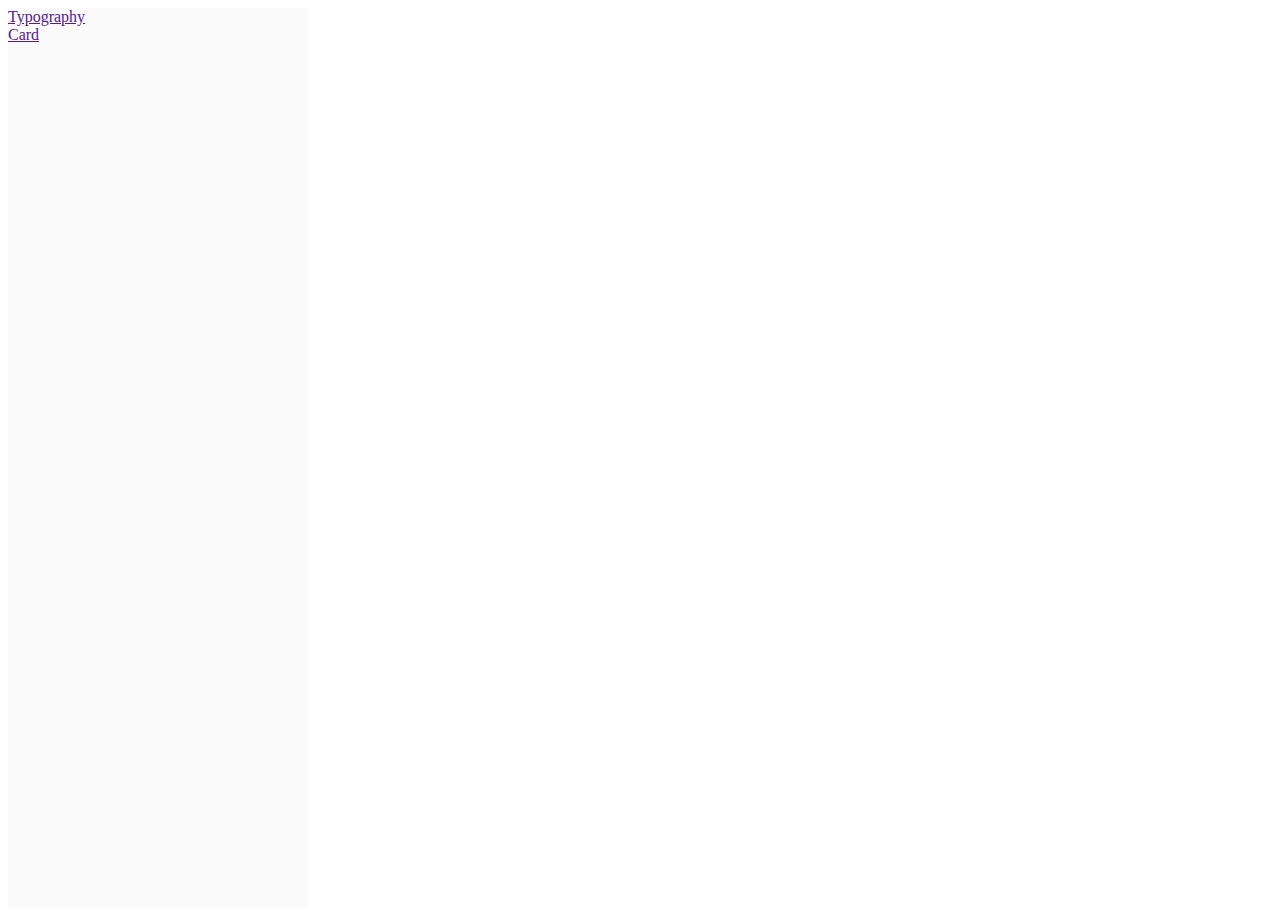
<file: sidebar.html>
<!DOCTYPE html>
<html>
<head>
	<link rel="stylesheet" type="text/css" href="css/sidebar.css">
</head>
<body>
	<div class="sidebar">
		<div class="sidebar__container">
			<div class="sidebar__header"></div>
			<ul class="sidebar__nav">
				<li class="sidebar__nav--item">
					<a href="" class="sidebar__nav--link">Typography</a>
				</li>
				<li class="sidebar__nav--item">
					<a href="" class="sidebar__nav--link">Card</a>
				</li>
			</ul>
		</div>
	</div>

</body>
</html>
</file>
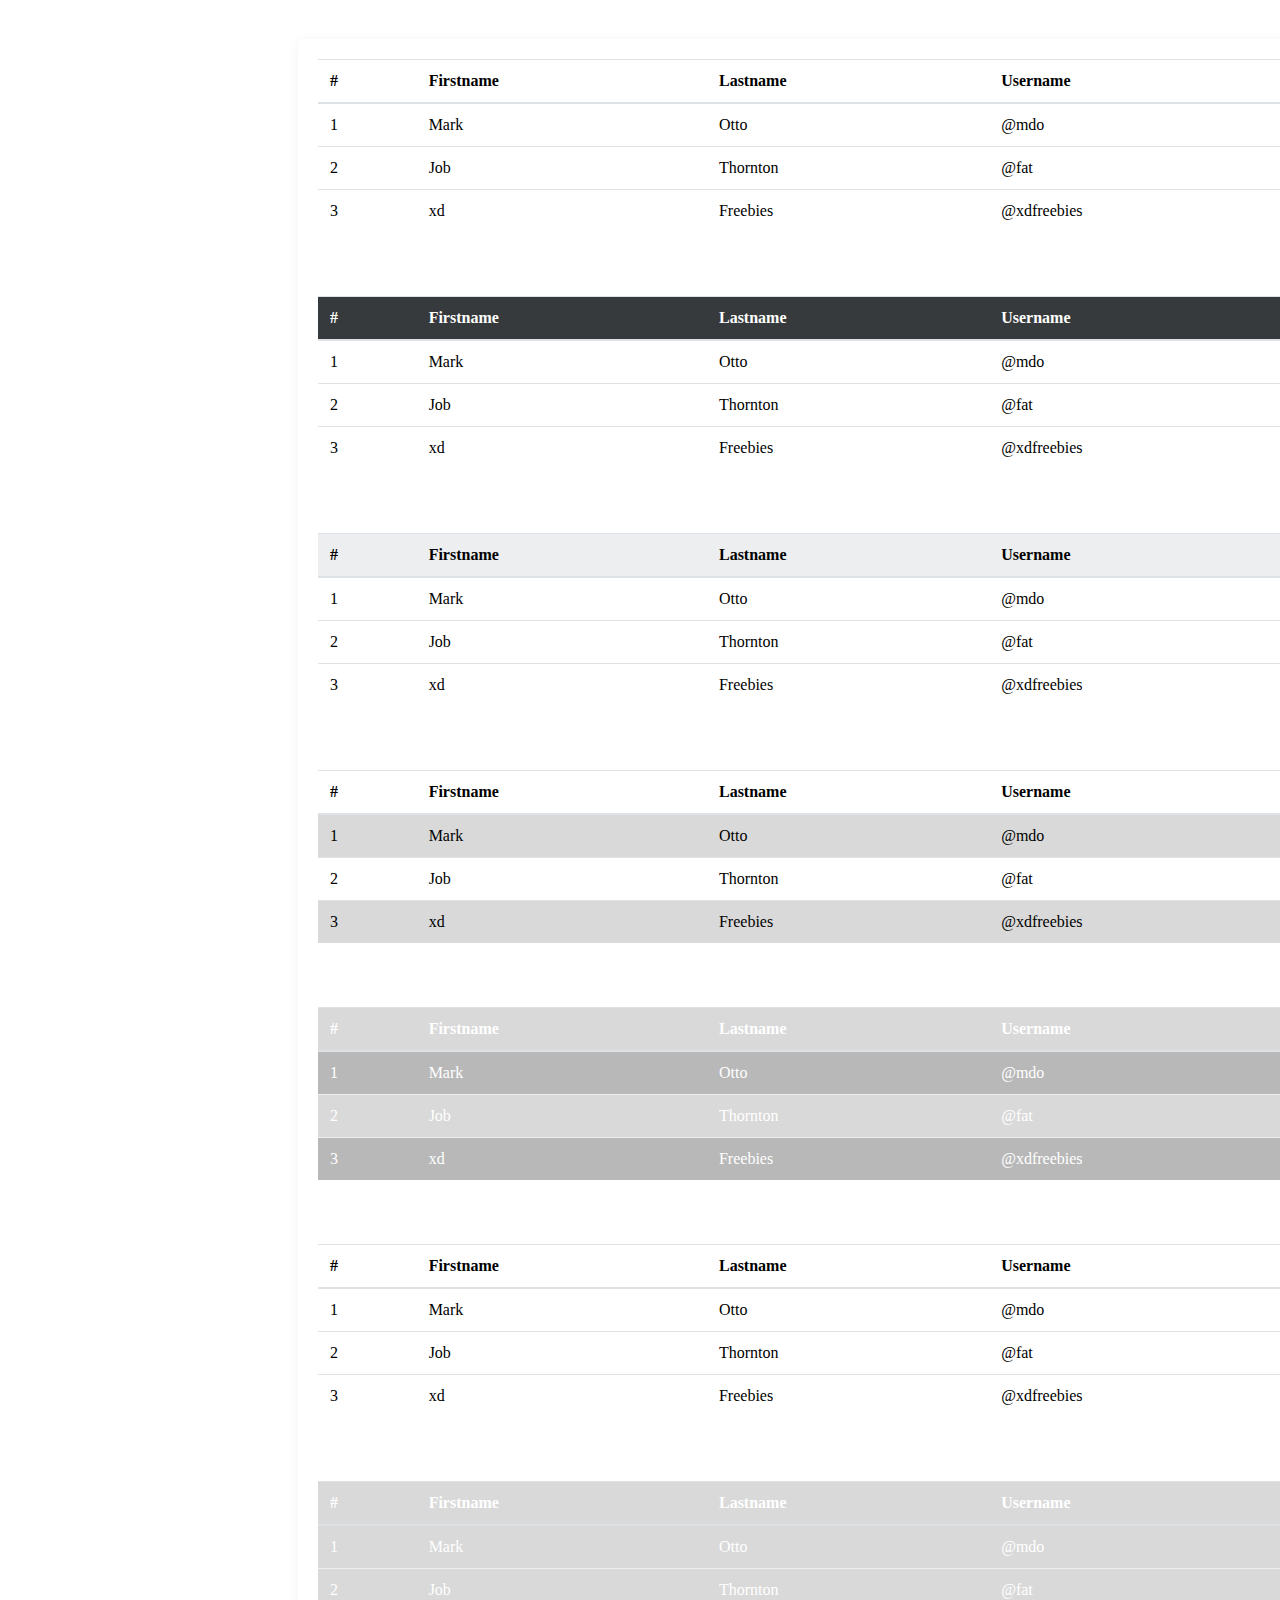
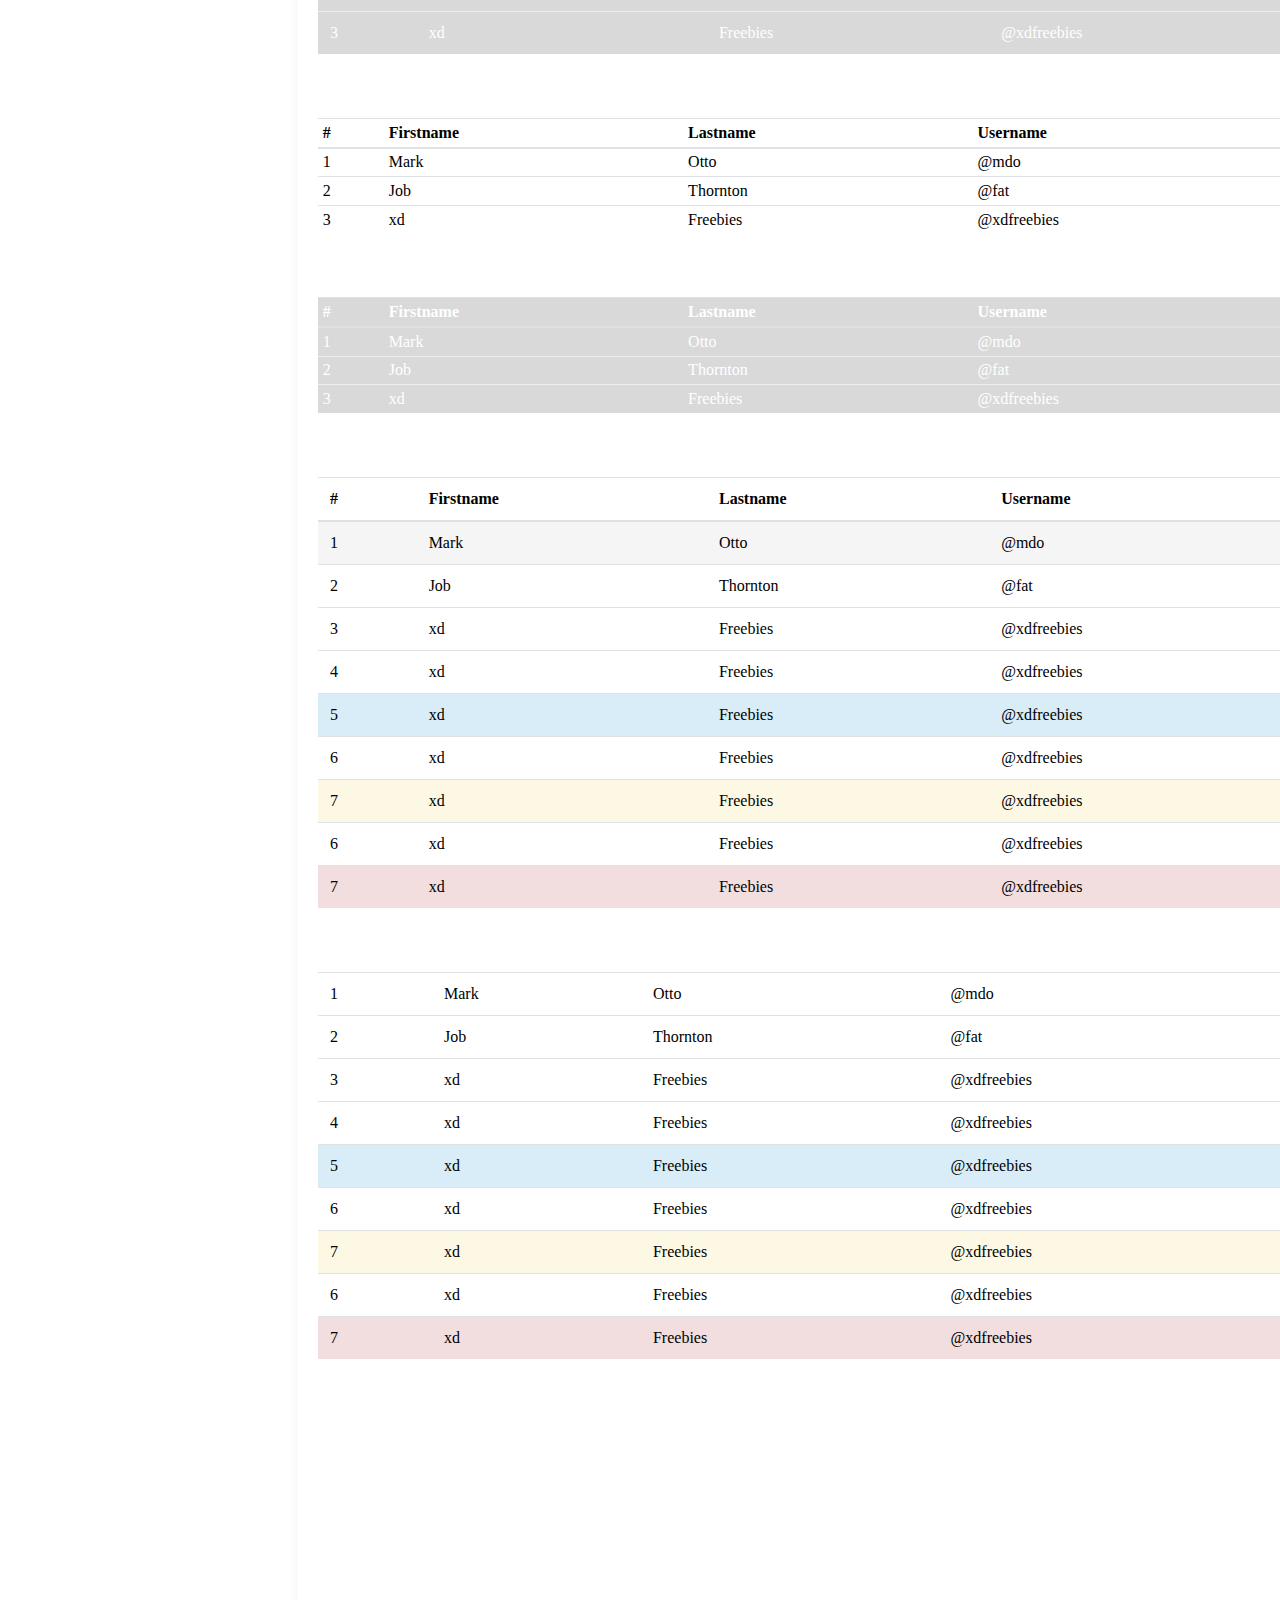
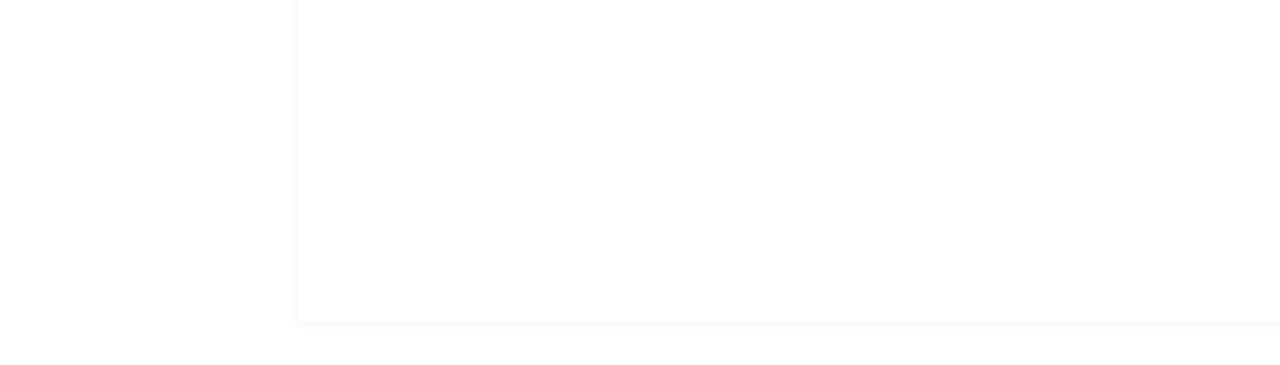
<file: table.html>
<!DOCTYPE html>
<html>
<head>
	<link rel="stylesheet" type="text/css" href="css/table.css">
	
</head>
<body>
	<div class="box">
	<table class="table">
    <thead>
  <tr>
  	<th scope="col">#</th>
    <th scope="col">Firstname</th>
    <th scope="col">Lastname</th>
    <th scope="col">Username</th>
  </tr>
  <tbody>
  <tr>
  	<td scope="row">1</td>
    <td>Mark</td>
    <td>Otto</td>
    <td>@mdo</td>
  </tr>
  <tr>
  	<td scope="row">2</td>
    <td>Job</td>
    <td>Thornton</td>
    <td>@fat</td>
  </tr>
  <tr>
  	<td scope="row">3</td>
    <td>xd</td>
    <td>Freebies</td>
    <td>@xdfreebies</td>
  </tr>
  </tbody>
</table>

<table class="table">
    <thead class="thead-dark">
  <tr>
  	<th scope="col">#</th>
    <th scope="col">Firstname</th>
    <th scope="col">Lastname</th>
    <th scope="col">Username</th>
  </tr>
  <tbody>
  <tr>
  	<td scope="row">1</td>
    <td>Mark</td>
    <td>Otto</td>
    <td>@mdo</td>
  </tr>
  <tr>
  	<td scope="row">2</td>
    <td>Job</td>
    <td>Thornton</td>
    <td>@fat</td>
  </tr>
  <tr>
  	<td scope="row">3</td>
    <td>xd</td>
    <td>Freebies</td>
    <td>@xdfreebies</td>
  </tr>
  </tbody>
</table>

<table class="table">
    <thead class="thead-light">
  <tr>
  	<th scope="col">#</th>
    <th scope="col">Firstname</th>
    <th scope="col">Lastname</th>
    <th scope="col">Username</th>
  </tr>
  <tbody>
  <tr>
  	<td scope="row">1</td>
    <td>Mark</td>
    <td>Otto</td>
    <td>@mdo</td>
  </tr>
  <tr>
  	<td scope="row">2</td>
    <td>Job</td>
    <td>Thornton</td>
    <td>@fat</td>
  </tr>
  <tr>
  	<td scope="row">3</td>
    <td>xd</td>
    <td>Freebies</td>
    <td>@xdfreebies</td>
  </tr>
  </tbody>
</table>

<table class="table table-striped">
    <thead>
  <tr>
  	<th scope="col">#</th>
    <th scope="col">Firstname</th>
    <th scope="col">Lastname</th>
    <th scope="col">Username</th>
  </tr>
  <tbody>
  <tr>
  	<td scope="row">1</td>
    <td>Mark</td>
    <td>Otto</td>
    <td>@mdo</td>
  </tr>
  <tr>
  	<td scope="row">2</td>
    <td>Job</td>
    <td>Thornton</td>
    <td>@fat</td>
  </tr>
  <tr>
  	<td scope="row">3</td>
    <td>xd</td>
    <td>Freebies</td>
    <td>@xdfreebies</td>
  </tr>
  </tbody>
</table>

<table class="table table-striped table-dark">
    <thead>
  <tr>
  	<th scope="col">#</th>
    <th scope="col">Firstname</th>
    <th scope="col">Lastname</th>
    <th scope="col">Username</th>
  </tr>
  <tbody>
  <tr>
  	<td scope="row">1</td>
    <td>Mark</td>
    <td>Otto</td>
    <td>@mdo</td>
  </tr>
  <tr>
  	<td scope="row">2</td>
    <td>Job</td>
    <td>Thornton</td>
    <td>@fat</td>
  </tr>
  <tr>
  	<td scope="row">3</td>
    <td>xd</td>
    <td>Freebies</td>
    <td>@xdfreebies</td>
  </tr>
  </tbody>
</table>

<table class="table table-noboderet">
    <thead>
  <tr>
  	<th scope="col">#</th>
    <th scope="col">Firstname</th>
    <th scope="col">Lastname</th>
    <th scope="col">Username</th>
  </tr>
  <tbody>
  <tr>
  	<td scope="row">1</td>
    <td>Mark</td>
    <td>Otto</td>
    <td>@mdo</td>
  </tr>
  <tr>
  	<td scope="row">2</td>
    <td>Job</td>
    <td>Thornton</td>
    <td>@fat</td>
  </tr>
  <tr>
  	<td scope="row">3</td>
    <td>xd</td>
    <td>Freebies</td>
    <td>@xdfreebies</td>
  </tr>
  </tbody>
</table>

<table class="table table-noboderet table-dark">
    <thead>
  <tr>
  	<th scope="col">#</th>
    <th scope="col">Firstname</th>
    <th scope="col">Lastname</th>
    <th scope="col">Username</th>
  </tr>
  <tbody>
  <tr>
  	<td scope="row">1</td>
    <td>Mark</td>
    <td>Otto</td>
    <td>@mdo</td>
  </tr>
  <tr>
  	<td scope="row">2</td>
    <td>Job</td>
    <td>Thornton</td>
    <td>@fat</td>
  </tr>
  <tr>
  	<td scope="row">3</td>
    <td>xd</td>
    <td>Freebies</td>
    <td>@xdfreebies</td>
  </tr>
  </tbody>
</table>
<table class="table table-sm">
    <thead>
  <tr>
  	<th scope="col">#</th>
    <th scope="col">Firstname</th>
    <th scope="col">Lastname</th>
    <th scope="col">Username</th>
  </tr>
  <tbody>
  <tr>
  	<td scope="row">1</td>
    <td>Mark</td>
    <td>Otto</td>
    <td>@mdo</td>
  </tr>
  <tr>
  	<td scope="row">2</td>
    <td>Job</td>
    <td>Thornton</td>
    <td>@fat</td>
  </tr>
  <tr>
  	<td scope="row">3</td>
    <td>xd</td>
    <td>Freebies</td>
    <td>@xdfreebies</td>
  </tr>
  </tbody>
</table>

<table class="table table-sm table-dark">
    <thead>
  <tr>
  	<th scope="col">#</th>
    <th scope="col">Firstname</th>
    <th scope="col">Lastname</th>
    <th scope="col">Username</th>
  </tr>
  <tbody>
  <tr>
  	<td scope="row">1</td>
    <td>Mark</td>
    <td>Otto</td>
    <td>@mdo</td>
  </tr>
  <tr>
  	<td scope="row">2</td>
    <td>Job</td>
    <td>Thornton</td>
    <td>@fat</td>
  </tr>
  <tr>
  	<td scope="row">3</td>
    <td>xd</td>
    <td>Freebies</td>
    <td>@xdfreebies</td>
  </tr>
  </tbody>
</table>
<table class="table">
    <thead>
  <tr>
  	<th scope="col">#</th>
    <th scope="col">Firstname</th>
    <th scope="col">Lastname</th>
    <th scope="col">Username</th>
  </tr>
  <tbody>
  <tr class="table-active">
  	<td scope="row">1</td>
    <td>Mark</td>
    <td>Otto</td>
    <td>@mdo</td>
  </tr>
  <tr>
  	<td scope="row">2</td>
    <td>Job</td>
    <td>Thornton</td>
    <td>@fat</td>
  </tr>
  <tr class="table-succcess">
  	<td scope="row">3</td>
    <td>xd</td>
    <td>Freebies</td>
    <td>@xdfreebies</td>
  </tr>
  <tr>
  	<td scope="row">4</td>
    <td>xd</td>
    <td>Freebies</td>
    <td>@xdfreebies</td>
</tr>
<tr class="table-info">
  	<td scope="row">5</td>
    <td>xd</td>
    <td>Freebies</td>
    <td>@xdfreebies</td>
</tr>
<tr>
  	<td scope="row">6</td>
    <td>xd</td>
    <td>Freebies</td>
    <td>@xdfreebies</td>
</tr>
<tr class="table-warning">
  	<td scope="row">7</td>
    <td>xd</td>
    <td>Freebies</td>
    <td>@xdfreebies</td>
</tr>
<tr>
  	<td scope="row">6</td>
    <td>xd</td>
    <td>Freebies</td>
    <td>@xdfreebies</td>
</tr>
<tr class="table-danger">
  	<td scope="row">7</td>
    <td>xd</td>
    <td>Freebies</td>
    <td>@xdfreebies</td>
</tr>
  </tbody>
</table>
<table class="table table-dark_noboder">
	<td scope="row">1</td>
    <td>Mark</td>
    <td>Otto</td>
    <td>@mdo</td>
  </tr>
  <tr>
  	<td scope="row">2</td>
    <td>Job</td>
    <td>Thornton</td>
    <td>@fat</td>
  </tr>
  <tr class="table-succcess">
  	<td scope="row">3</td>
    <td>xd</td>
    <td>Freebies</td>
    <td>@xdfreebies</td>
  </tr>
  <tr>
  	<td scope="row">4</td>
    <td>xd</td>
    <td>Freebies</td>
    <td>@xdfreebies</td>
</tr>
<tr class="table-info">
  	<td scope="row">5</td>
    <td>xd</td>
    <td>Freebies</td>
    <td>@xdfreebies</td>
</tr>
<tr>
  	<td scope="row">6</td>
    <td>xd</td>
    <td>Freebies</td>
    <td>@xdfreebies</td>
</tr>
<tr class="table-warning">
  	<td scope="row">7</td>
    <td>xd</td>
    <td>Freebies</td>
    <td>@xdfreebies</td>
</tr>
<tr>
  	<td scope="row">6</td>
    <td>xd</td>
    <td>Freebies</td>
    <td>@xdfreebies</td>
</tr>
<tr class="table-danger">
  	<td scope="row">7</td>
    <td>xd</td>
    <td>Freebies</td>
    <td>@xdfreebies</td>
</tr>
    
  </tbody>
</table>
</div>


</body>
</html>
</file>
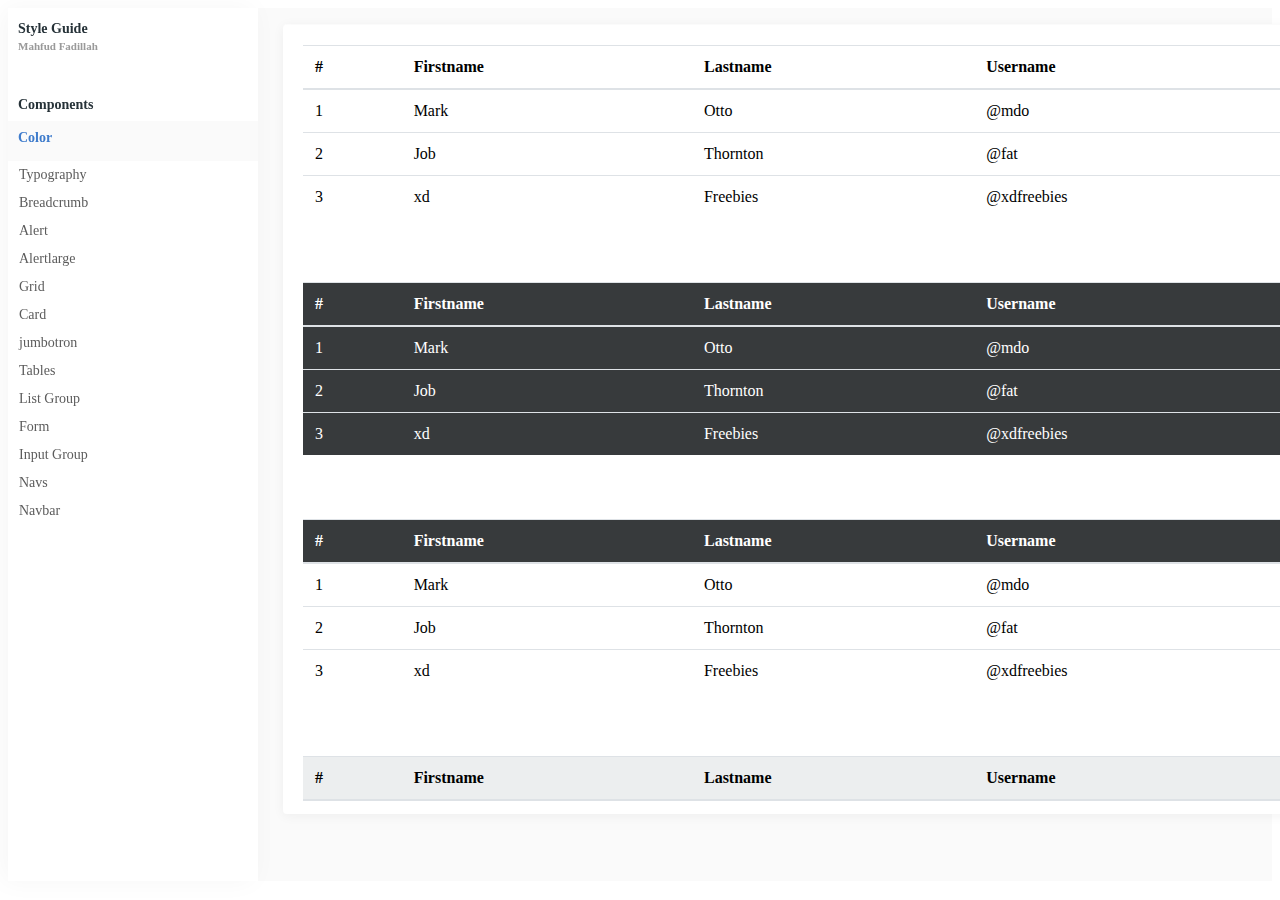
<file: tables.html>
<!DOCTYPE html>
<html>
<head>
	<link rel="stylesheet" type="text/css" href="css/tables.css">
	<link rel="stylesheet" type="text/css" href="css/index.css">
</head>
<body>
	<div class="sidebar-4">
	<div class="sidebar">
		<div class="sidebar__header--1">Style Guide </div>
		<div class="sidebar__header--2">Mahfud Fadillah</div>
		<div class="sidebar__header--3">Components</div>
		<div class="sidebar-1">
	    <a href="color.html" class="sidebar__active--link">Color</a><br>
	    </div>
	 	<a href="Typography.html" class="sidebar__nav--link">Typography</a><br>
	 	<a href="Breadcrumb.html" class="sidebar__nav--link">Breadcrumb</a><br>
	 	<a href="Alert1.html" class="sidebar__nav--link">Alert</a><br>
	 	<a href="Alertlarge.html" class="sidebar__nav--link">Alertlarge</a><br>
	 	<a href="grid.html" class="sidebar__nav--link">Grid</a><br>
	 	<a href="card.html" class="sidebar__nav--link">Card</a><br>
	 	<a href="jumbotron.html" class="sidebar__nav--link">jumbotron</a><br>
	 	<a href="tables.html" class="sidebar__nav--link">Tables</a><br>
	 	<a href="list.html" class="sidebar__nav--link">List Group</a><br>
	 	<a href="form.html" class="sidebar__nav--link">Form</a><br>
	 	<a href="input.html" class="sidebar__nav--link">Input Group</a><br>
	 	<a href="navs.html" class="sidebar__nav--link">Navs</a><br>
	 	<a href="navbar.html" class="sidebar__nav--link">Navbar</a><br>
	 </div>
	  </div>
	 <div class="sidebar-2">
	<div class="box">
	<table class="table">
    <thead>
  <tr>
  	<th scope="col">#</th>
    <th scope="col">Firstname</th>
    <th scope="col">Lastname</th>
    <th scope="col">Username</th>
  </tr>
  <tbody>
  <tr>
  	<td scope="row">1</td>
    <td>Mark</td>
    <td>Otto</td>
    <td>@mdo</td>
  </tr>
  <tr>
  	<td scope="row">2</td>
    <td>Job</td>
    <td>Thornton</td>
    <td>@fat</td>
  </tr>
  <tr>
  	<td scope="row">3</td>
    <td>xd</td>
    <td>Freebies</td>
    <td>@xdfreebies</td>
  </tr>
  </tbody>
</table>

<table class="table">
    <thead class="thead-dark">
  <tr>
    <th scope="col">#</th>
    <th scope="col">Firstname</th>
    <th scope="col">Lastname</th>
    <th scope="col">Username</th>
  </tr>
  <tbody>
  <tr class="thead-dark">
    <td scope="row">1</td>
    <td>Mark</td>
    <td>Otto</td>
    <td>@mdo</td>
  </tr>
  <tr class="thead-dark">
    <td scope="row">2</td>
    <td>Job</td>
    <td>Thornton</td>
    <td>@fat</td>
  </tr>
  <tr class="thead-dark">
    <td scope="row">3</td>
    <td>xd</td>
    <td>Freebies</td>
    <td>@xdfreebies</td>
  </tr>
  </tbody>
</table>

<table class="table">
    <thead class="thead-dark">
  <tr>
  	<th scope="col">#</th>
    <th scope="col">Firstname</th>
    <th scope="col">Lastname</th>
    <th scope="col">Username</th>
  </tr>
  <tbody>
  <tr>
  	<td scope="row">1</td>
    <td>Mark</td>
    <td>Otto</td>
    <td>@mdo</td>
  </tr>
  <tr>
  	<td scope="row">2</td>
    <td>Job</td>
    <td>Thornton</td>
    <td>@fat</td>
  </tr>
  <tr>
  	<td scope="row">3</td>
    <td>xd</td>
    <td>Freebies</td>
    <td>@xdfreebies</td>
  </tr>
  </tbody>
</table>

<table class="table">
    <thead class="thead-light">
  <tr>
  	<th scope="col">#</th>
    <th scope="col">Firstname</th>
    <th scope="col">Lastname</th>
    <th scope="col">Username</th>
  </tr>
  <tbody>
  <tr>
  	<td scope="row">1</td>
    <td>Mark</td>
    <td>Otto</td>
    <td>@mdo</td>
  </tr>
  <tr>
  	<td scope="row">2</td>
    <td>Job</td>
    <td>Thornton</td>
    <td>@fat</td>
  </tr>
  <tr>
  	<td scope="row">3</td>
    <td>xd</td>
    <td>Freebies</td>
    <td>@xdfreebies</td>
  </tr>
  </tbody>
</table>

<table class="table">
    <thead>
  <tr>
  	<th scope="col">#</th>
    <th scope="col">Firstname</th>
    <th scope="col">Lastname</th>
    <th scope="col">Username</th>
  </tr>
  <tbody>
  <tr class="thead-light">
  	<td scope="row">1</td>
    <td>Mark</td>
    <td>Otto</td>
    <td>@mdo</td>
  </tr>
  <tr>
  	<td scope="row">2</td>
    <td>Job</td>
    <td>Thornton</td>
    <td>@fat</td>
  </tr>
  <tr class="thead-light">
  	<td scope="row">3</td>
    <td>xd</td>
    <td>Freebies</td>
    <td>@xdfreebies</td>
  </tr>
  </tbody>
</table>

<table class="table table-striped table-dark">
    <thead>
  <tr>
  	<th scope="col">#</th>
    <th scope="col">Firstname</th>
    <th scope="col">Lastname</th>
    <th scope="col">Username</th>
  </tr>
  <tbody>
  <tr>
  	<td scope="row">1</td>
    <td>Mark</td>
    <td>Otto</td>
    <td>@mdo</td>
  </tr>
  <tr>
  	<td scope="row">2</td>
    <td>Job</td>
    <td>Thornton</td>
    <td>@fat</td>
  </tr>
  <tr>
  	<td scope="row">3</td>
    <td>xd</td>
    <td>Freebies</td>
    <td>@xdfreebies</td>
  </tr>
  </tbody>
</table>

<table class="table table-noboderet">
    <thead>
  <tr>
  	<th scope="col">#</th>
    <th scope="col">Firstname</th>
    <th scope="col">Lastname</th>
    <th scope="col">Username</th>
  </tr>
  <tbody>
  <tr>
  	<td scope="row">1</td>
    <td>Mark</td>
    <td>Otto</td>
    <td>@mdo</td>
  </tr>
  <tr>
  	<td scope="row">2</td>
    <td>Job</td>
    <td>Thornton</td>
    <td>@fat</td>
  </tr>
  <tr>
  	<td scope="row">3</td>
    <td>xd</td>
    <td>Freebies</td>
    <td>@xdfreebies</td>
  </tr>
  </tbody>
</table>

<table class="table table-noboderet table-dark">
    <thead>
  <tr>
  	<th scope="col">#</th>
    <th scope="col">Firstname</th>
    <th scope="col">Lastname</th>
    <th scope="col">Username</th>
  </tr>
  <tbody>
  <tr>
  	<td scope="row">1</td>
    <td>Mark</td>
    <td>Otto</td>
    <td>@mdo</td>
  </tr>
  <tr>
  	<td scope="row">2</td>
    <td>Job</td>
    <td>Thornton</td>
    <td>@fat</td>
  </tr>
  <tr>
  	<td scope="row">3</td>
    <td>xd</td>
    <td>Freebies</td>
    <td>@xdfreebies</td>
  </tr>
  </tbody>
</table>
<table class="table table-sm">
    <thead>
  <tr>
  	<th scope="col">#</th>
    <th scope="col">Firstname</th>
    <th scope="col">Lastname</th>
    <th scope="col">Username</th>
  </tr>
  <tbody>
  <tr>
  	<td scope="row">1</td>
    <td>Mark</td>
    <td>Otto</td>
    <td>@mdo</td>
  </tr>
  <tr>
  	<td scope="row">2</td>
    <td>Job</td>
    <td>Thornton</td>
    <td>@fat</td>
  </tr>
  <tr>
  	<td scope="row">3</td>
    <td>xd</td>
    <td>Freebies</td>
    <td>@xdfreebies</td>
  </tr>
  </tbody>
</table>

<table class="table table-sm table-dark">
    <thead>
  <tr>
  	<th scope="col">#</th>
    <th scope="col">Firstname</th>
    <th scope="col">Lastname</th>
    <th scope="col">Username</th>
  </tr>
  <tbody>
  <tr>
  	<td scope="row">1</td>
    <td>Mark</td>
    <td>Otto</td>
    <td>@mdo</td>
  </tr>
  <tr>
  	<td scope="row">2</td>
    <td>Job</td>
    <td>Thornton</td>
    <td>@fat</td>
  </tr>
  <tr>
  	<td scope="row">3</td>
    <td>xd</td>
    <td>Freebies</td>
    <td>@xdfreebies</td>
  </tr>
  </tbody>
</table>
<table class="table">
    <thead>
  <tr>
  	<th scope="col">#</th>
    <th scope="col">Firstname</th>
    <th scope="col">Lastname</th>
    <th scope="col">Username</th>
  </tr>
  <tbody>
  <tr class="table-active">
  	<td scope="row">1</td>
    <td>Mark</td>
    <td>Otto</td>
    <td>@mdo</td>
  </tr>
  <tr>
  	<td scope="row">2</td>
    <td>Job</td>
    <td>Thornton</td>
    <td>@fat</td>
  </tr>
  <tr class="table-success">
  	<td scope="row">3</td>
    <td>xd</td>
    <td>Freebies</td>
    <td>@xdfreebies</td>
  </tr>
  <tr>
  	<td scope="row">4</td>
    <td>xd</td>
    <td>Freebies</td>
    <td>@xdfreebies</td>
</tr>
<tr class="table-info">
  	<td scope="row">5</td>
    <td>xd</td>
    <td>Freebies</td>
    <td>@xdfreebies</td>
</tr>
<tr>
  	<td scope="row">6</td>
    <td>xd</td>
    <td>Freebies</td>
    <td>@xdfreebies</td>
</tr>
<tr class="table-warning">
  	<td scope="row">7</td>
    <td>xd</td>
    <td>Freebies</td>
    <td>@xdfreebies</td>
</tr>
<tr>
  	<td scope="row">6</td>
    <td>xd</td>
    <td>Freebies</td>
    <td>@xdfreebies</td>
</tr>
<tr class="table-danger">
  	<td scope="row">7</td>
    <td>xd</td>
    <td>Freebies</td>
    <td>@xdfreebies</td>
</tr>
  </tbody>
</table>
<table class="table table-dark_noborder">
    <thead>
  <tr class="table-dark">
    <th scope="col">#</th>
    <th scope="col">Firstname</th>
    <th scope="col">Lastname</th>
    <th scope="col">Username</th>
  </tr>
  <tbody>
    <tr class="bg-primary">
	<td scope="row">1</td>
    <td>Mark</td>
    <td>Otto</td>
    <td>@mdo</td>
  </tr>
  <tr class="table-dark">
  	<td scope="row">2</td>
    <td>Job</td>
    <td>Thornton</td>
    <td>@fat</td>
  </tr>
  <tr class="bg-success">
  	<td scope="row">3</td>
    <td>xd</td>
    <td>Freebies</td>
    <td>@xdfreebies</td>
  </tr>
  <tr class="table-dark">
  	<td scope="row">4</td>
    <td>xd</td>
    <td>Freebies</td>
    <td>@xdfreebies</td>
</tr>
<tr class="bg-info">
  	<td scope="row">5</td>
    <td>xd</td>
    <td>Freebies</td>
    <td>@xdfreebies</td>
</tr>
<tr class="table-dark">
  	<td scope="row">6</td>
    <td>xd</td>
    <td>Freebies</td>
    <td>@xdfreebies</td>
</tr>
<tr class="bg-warning">
  	<td scope="row">7</td>
    <td>xd</td>
    <td>Freebies</td>
    <td>@xdfreebies</td>
</tr>
<tr class="table-dark">
  	<td scope="row">6</td>
    <td>xd</td>
    <td>Freebies</td>
    <td>@xdfreebies</td>
</tr>
<tr class="bg-danger">
  	<td scope="row">7</td>
    <td>xd</td>
    <td>Freebies</td>
    <td>@xdfreebies</td>
</tr>
    
  </tbody>
</table>
</div>
</div>


</body>
</html>
</file>
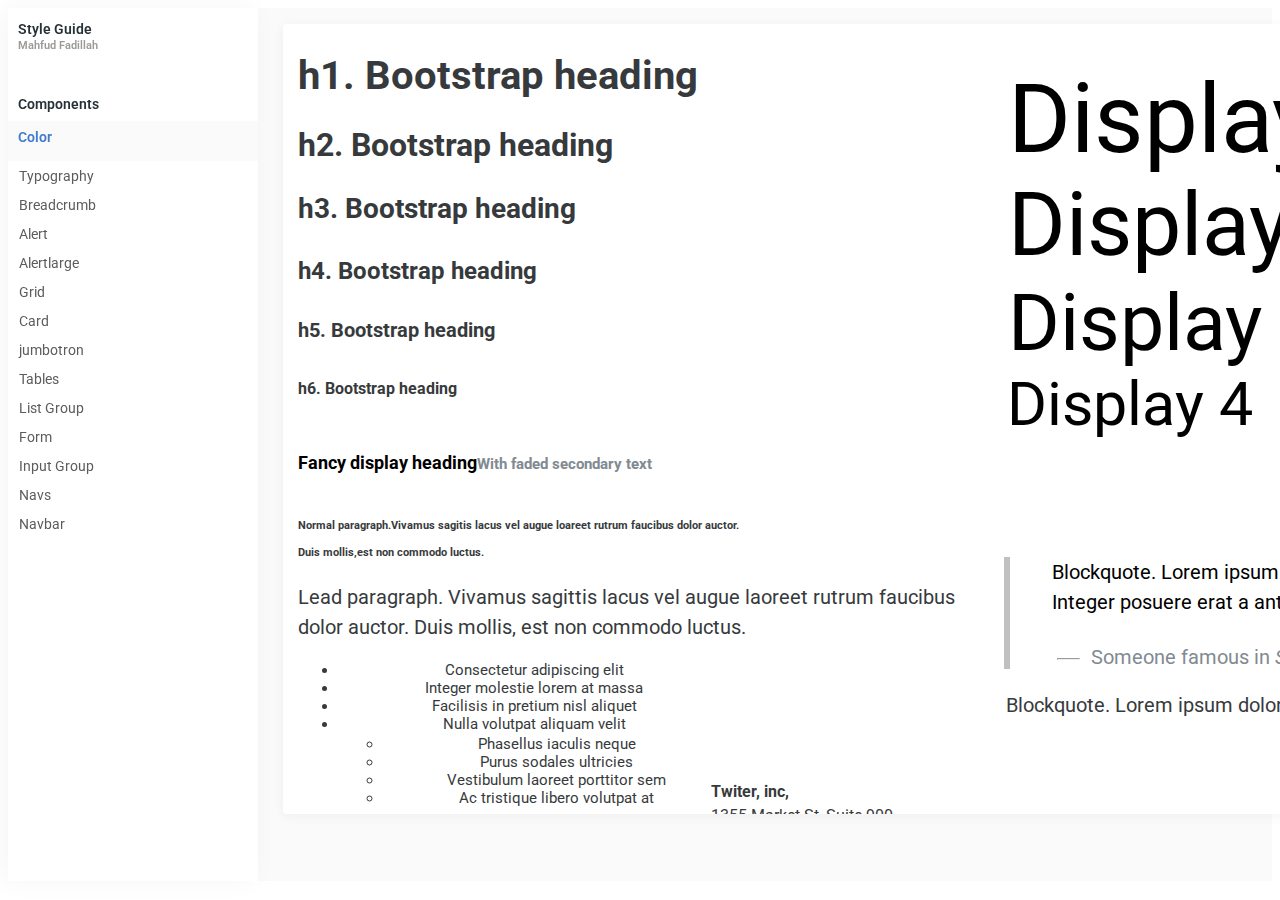
<file: Typography.html>
<!DOCTYPE html>
<html>
<head>
	<link href='https://fonts.googleapis.com/css?family=Roboto' rel='stylesheet'>
	<link rel="stylesheet" type="text/css" href="css/Typography.css">
	<link rel="stylesheet" type="text/css" href="css/index.css">
	
</head>
<body>
		<div class="sidebar-4">
	<div class="sidebar">
		<div class="sidebar__header--1">Style Guide </div>
		<div class="sidebar__header--2">Mahfud Fadillah</div>
		<div class="sidebar__header--3">Components</div>
		<div class="sidebar-1">
	    <a href="color.html" class="sidebar__active--link">Color</a><br>
	    </div>
	 	<a href="Typography.html" class="sidebar__nav--link">Typography</a><br>
	 	<a href="Breadcrumb.html" class="sidebar__nav--link">Breadcrumb</a><br>
	 	<a href="Alert1.html" class="sidebar__nav--link">Alert</a><br>
	 	<a href="Alertlarge.html" class="sidebar__nav--link">Alertlarge</a><br>
	 	<a href="grid.html" class="sidebar__nav--link">Grid</a><br>
	 	<a href="card.html" class="sidebar__nav--link">Card</a><br>
	 	<a href="jumbotron.html" class="sidebar__nav--link">jumbotron</a><br>
	 	<a href="tables.html" class="sidebar__nav--link">Tables</a><br>
	 	<a href="list.html" class="sidebar__nav--link">List Group</a><br>
	 	<a href="form.html" class="sidebar__nav--link">Form</a><br>
	 	<a href="input.html" class="sidebar__nav--link">Input Group</a><br>
	 	<a href="navs.html" class="sidebar__nav--link">Navs</a><br>
	 	<a href="navbar.html" class="sidebar__nav--link">Navbar</a><br>
	 </div>
	  </div>
	 <div class="sidebar-2">
	 	
	<div class="Typography">
		<div class="col-5">
		<div class="heading"></div>
   <h1 class="h1">h1. Bootstrap heading</h1>
   <h2 class="h2">h2. Bootstrap heading</h2>
   <h3 class="h3">h3. Bootstrap heading</h3>
   <h4 class="h4">h4. Bootstrap heading</h4>
   <h5 class="h5">h5. Bootstrap heading</h5>
   <h6 class="h6">h6. Bootstrap heading</h6>
   
   <div class="Fancy"><p><h3>Fancy display heading</h3>

   	<h4 class="text-style-1">With faded secondary text</h4>
    </p>
   	</div>
   <div class="paragraph"><P></P><h6>Normal paragraph.Vivamus sagitis lacus vel augue loareet rutrum faucibus dolor auctor.<P>Duis mollis,est non commodo luctus.</h6>
   </P></div>

<div class="paragraph1">
Lead paragraph. Vivamus sagittis lacus vel augue laoreet rutrum faucibus<br> dolor auctor. Duis mollis, est non commodo luctus.</div>
<ul class="ul--default">
	<li>Consectetur adipiscing elit</li>
	<li>Integer molestie lorem at massa</li>
	<li>Facilisis in pretium nisl aliquet</li>
	<li>Nulla volutpat aliquam velit</li>
</ul>
<ul class="ul--circle">
	<li>Phasellus iaculis neque</li>
	<li>Purus sodales ultricies</li>
	<li>Vestibulum laoreet porttitor sem</li>
	<li>Ac tristique libero volutpat at</li>
</ul>
<div class="Twiter">
	<b>Twiter, inc,</b><br/>
    1355 Market St, Suite 900<br/>
    San Francisco, CA 94103<br/>
    P: (123) 456-7890<br/>

<b>xd freebies</b><br/>
<div class="Twiter-Inc1">xdfreebies@gmail.com</div><br/>
</div> 
</div>
<div class="col-5">
<div class="display">
	<div class="Display-1">Display 1</div>
	<div class="Display-2">Display 2</div>
	<div class="Display-3">Display 3</div>
	<div class="Display-4">Display 4</div>
</div>
<div class="line">
<div class="Blackqueto">Blockquote. Lorem ipsum dolor sit amet, consectetur
	 adipiscing elit.<br/> Integer posuere erat a ante.</div>
<div class="someone">Someone famous in <i>Source Title</i></div>
<hr class="hr"></hr>
<div class="line-1">
<div class="Blackqueto-1">Blockquote. Lorem ipsum dolor sit amet, consectetur adipiscing elit.<br/> Integer posuere erat a ante.</div>
<div class="someone-1">Someone famous in Source Title</div>
<hr class="hr-1"></hr>
</div>
</div>
</div>

</body>
</body>
</html>
</file>
<file: css/index.css>
*{
  font-family: Roboto;
}
a{
  padding:10px; 
}
.sidebar-4 {
  width: 100%;
  height: 873px;
  background-color: #fafafa;
}
.sidebar {
  width: 250px;
  height: 873px;
  box-shadow: -5px 0 25px 0 rgba(0, 0, 0, 0.04);
  background-color: #ffffff;
  position: fixed;

}

.sidebar__header--1 {
  width: 76px;
  height: 19px;
  font-family:Roboto;
  font-size: 14px;
  font-weight: 600;
  line-height: 3;
  text-align: left;
  color: #263238;
  margin-left: 10px;
}
.sidebar__header--2 {
  width: 88px;
  height: 15px;
  font-family: Roboto;
  font-size: 11px;
  font-weight: 600;
  line-height: 3.5 ;
  text-align: left;
  color: #9a9a9a;
  margin-left: 10px;
}
.sidebar__header--3 {
  width: 86px;
  height: 19px;
  font-family:Roboto;
  font-size: 14px;
  font-weight: 600;
  font-style: normal;
  font-stretch: normal;
  line-height: 0.36;
  letter-spacing: normal;
  text-align: left;
  color: #263238;
  margin-top: 60px;
  margin-left: 10px;
}
.sidebar__active--link {
  width: 33px;
  height: 18px;
  font-family:Roboto;
  font-size: 14px;
  font-weight: 600;
  font-style: normal;
  font-stretch: normal;
  line-height: 2.38;
  letter-spacing: normal;
  text-align: left;
  color: #3f7ccc;
  text-decoration: none;
}

.sidebar-2 {
  width: 1054px;
  height: 790px;
  border-radius: 4px;
  box-shadow: 0 2px 12px 0 rgba(0, 0, 0, 0.05);
  background-color: #ffffff;
  margin-left: 275px;
  margin-top: -857px;
  overflow-x: hidden;
}
.sidebar__nav--link {
  width: 71px;
  height: 18px;
  font-family: Roboto;
  font-size: 14px;
  line-height: 2;
  text-align: left;
  color: #5c5c5c;
  margin-left: 1px;
  text-decoration: none;
}
.sidebar-1 {
  width: 249.7px;
  height: 40px;
  background-color: #fafafa;
}
/*.sidebar__nav{
  padding: 0px;
  margin: 0px;
  list-style-type: none;
  &--link{
   width: 71px;
  height: 18px;
  font-family: Roboto;
  font-size: 14px;
  line-height: 1.38;
  text-align: left;
  color: #5c5c5c;
  margin-left: 1px;
  text-decoration: none; 
  }
}*/
</file>
<file: css/Alertlarge.css>
.background {
  width: 573px;
  height: 161px;
  border-radius: 3px;
  color: #9f4f48;
  background-color: #cce5ff;
  margin-top: 10px;
}
.Text {
  width: 543px;
  height: 109px;
  font-family: Roboto;
  font-size: 16px;
  font-weight: normal;
  font-style: normal;
  font-stretch: normal;
  line-height: 1.13;
  letter-spacing: normal;
  text-align: left;
  color: #004085;
  margin-left: 10px;
}
.header {
  width: 123px;
  height: 28px;
  font-family: Roboto;
  font-size: 24px;
  font-weight: bold;
  font-style: normal;
  font-stretch: normal;
  line-height: 1.21;
  letter-spacing: normal;
  text-align: left;
  color: #004085;
  padding: 10px
}
.background--1 {
  color: #464a4e;
  background-color: #e7e8ea;
}
.header--1 {
  color: #464a4e;
}
.Text--1{
	color: #464a4e;
}
.background--2 {
  color:#c3e6cb;
  background-color: #c3e6cb;
}
.header--2 {
  color: #155724;
}
.Text--2{
	color:#155724;
}
.background--3 {
  color: #f5c6cb;
  background-color: #f5c6cb;
}
.header--3 {
  color: #721c24;
}
.Text--3{
	color:#721c24;
}
.background--4 {
  color: #464a4e;
  background-color: #fff3cd;
}
.header--4 {
  color: #856404;
}
.Text--4{
	color:#856404;
}
.background--5 {
  color: #464a4e;
  background-color: #bee5eb;
}
.header--5 {
  color: #0c5460;
}
.Text--5{
	color:#0c5460;
}
.background--6 {
  color: #464a4e;
  background-color: #fdfdfe;
}
.header--6 {
  color: #818182;
}
.Text--6{
	color:#818182;
}
.background--7 {
  color: #464a4e;
  background-color: #c6c8ca;
}
.header--7 {
  color: #1b1e21;
}
.Text--7{
	color: #1b1e21;
}
.sidebar-12 {
  width: 1010px;
  height: 790px;
  border-radius: 4px;
  box-shadow: 0 2px 12px 0 rgba(0, 0, 0, 0.05);
  background-color: #ffffff;
  margin-left: 275px;
  margin-top: -857px;
  overflow-x: hidden;
  padding: 20px;
}
</file>
<file: css/Breadcrumb.css>
.breadcrumb {
  width: 666px;
  height: 30px;
  border-radius: 3px;
  background-color: #dddddd;
  padding: 10px 16px;
  list-style: none;
}
ul.breadcrumb li {
  display: inline;
  font-size: 18px;
  color:  #777777;
}
ul.breadcrumb li+li:before {
  padding: 8px;
  color: black;
  content: "/\00a0";
}
ul.breadcrumb li a {
  color: #0275d8;
  text-decoration: none;
}
ul.breadcrumb li a:hover {
  color: #01447e;
  text-decoration: underline;
}
.Data{
  color:#777777;
}
.sidebar-21 {
  width: 1054px;
  height: 790px;
  border-radius: 4px;
  box-shadow: 0 2px 12px 0 rgba(0, 0, 0, 0.05);
  background-color: #ffffff;
  margin-left: 275px;
  margin-top: -857px;
  overflow-x: hidden;
  padding-top: 32px;
  padding-left: 41px;
}
.sidebar-10 {
  width: 1011px;
  height: 790px;
  border-radius: 4px;
  box-shadow: 0 2px 12px 0 rgba(0, 0, 0, 0.05);
  background-color: #ffffff;
  margin-left: 275px;
  margin-top: -857px;
  overflow-x: hidden;
  padding: 20px;
}
</file>
<file: css/card.css>
*{
	box-sizing: border-box;
}
body{
	background-color: #fafafa;
}

.card {
  border-color: #dddddd;
  width: 342px;
  height: auto;
  background-color: var(--white);
  margin-top: 65px;
  margin-left: 68px;
}
/*.card1 {
  box-shadow: 0 4px 8px 0 rgba(0,0,0,0.2);
  transition: 0.3s;
  width: 40%;
}
.card1:hover {
  box-shadow: 0 8px 16px 0 rgba(0,0,0,0.2);
}*/
/*.card:hover {
  box-shadow: 0 8px 16px 0 rgba(0,0,0,0.2);
}*/
.card-img {
  width: 340px;
  height: 180px;
  background-color: #55595c;
  box-shadow: 0 4px 8px 0 rgba(0,0,0,0.2);
  transition: 0.3s;
  width: 100%;
}
.card-body {
  width: 340px;
  height: 274px;
  background-color: var(--white);
   padding: 2px 16px;
  border:1px solid #DCDCDC;
}
.card-title {
  height: 0px;
  font-family: Roboto;
  font-size: 25px;
  font-weight: 500;
  font-style: normal;
  font-stretch: normal;
  line-height: 0.2;
  letter-spacing: normal;
  text-align: left;
  color: #373a3c;
}
.card-text {
  width: 298px;
  height: 69px;
  font-family: Roboto;
  font-size: 16px;
  font-weight: normal;
  font-style: normal;
  font-stretch: normal;
  line-height: 1;
  letter-spacing: normal;
  text-align: left;
  color: #373a3c;
}
.btn {
  width: 140px;
  height: 40px;
  border-radius: 4px;
  background-color: #1c7cd5;
  margin-top: -10px;
}
.card-link {
  width: 63px;
  height: 18px;
  font-family: Roboto;
  font-size: 16px;
  font-weight: normal;
  font-style: normal;
  font-stretch: normal;
  line-height: 1.5;
  letter-spacing: normal;
  text-align: left;
  color: #1c7cd5;
  text-decoration: none;
}
.card-subtitle {
  width: 100px;
  height: 21px;
  font-family: Roboto;
  font-size: 17px;
  font-weight: 500;
  font-style: normal;
  font-stretch: normal;
  line-height: 1.24;
  letter-spacing: normal;
  text-align: left;
  color: #777777;
}
.card--1{
	border-color: #dddddd;
  width: 342px;
  height: auto;
  margin-left: 577px;
margin-top: -855px;
}
.card-body--1 {
  width: 340px;
  height: 61px;
  background-color: var(--white);
}
.body--2 {
  width: 340px;
  height: 162px;
  background-color: var(--white);
}
.card-header{
  width: 342px;
  height: 51px;
  background-color: #dddddd;
  padding: 19px;
  text-align: center;
}

.card--2{
  margin-left: 497px;
  margin-top: -800px;
  max-width: 340px;
    max-height: 474px;
    width: 100%;
   border: 1px solid rgba(0,0,0,.125);
    border-radius: .25rem;
}
.ul {
  list-style-type: none;
  padding: 0; 
  margin: 0; 
}

.ul .li {
  border: 1px solid #ddd; 
  margin-top: -1px; 
 
  padding: 12px; 
}
.card--2__link + .card--2__link {
    margin-left: 1.25rem;
}

.card--2___subtitle{
  width: 100px;
  height: 21px;
   
  font-size: 17px;
  font-weight: 500;
  font-style: normal;
  font-stretch: normal;
  line-height: 1.24;
  letter-spacing: normal;
  text-align: left;
  color: #777777;
}
.card--2__img{
  max-height: 180px;
  width: 100%;
height: 180vh;
background-color: #55595c;
}
.card--2__title{
  width: 253px;
  height: 29px;
   
  font-size: 25px;
  font-weight: 500;
  font-style: normal;
  font-stretch: normal;
  line-height: 1.2;
  letter-spacing: normal;
  text-align: left;
  color: #373a3c;
}

.card--2__text{
  width: 298px;
  height: 69px;
   
  font-size: 16px;
  font-weight: normal;
  font-style: normal;
  font-stretch: normal;
  line-height: 1.5;
  letter-spacing: normal;
  text-align: left;
  color: #373a3c;
}
.card--3{
	margin-left: 581px;
	height: 266px;
}
.card-footer {
  width: 342px;
  height: 51px;
  background-color: #dddddd;
   padding: 18px;
  text-align: center;
}
.card--4{
	margin-left: 2px;
}
.list-group-item{
  width: 340px;
  height: 162px;
  background-color: var(--white);
  border: 1px solid #DCDCDC;
}
</file>
<file: css/color.css>
.square {
  display: flex;
  width: 100%;
}

.square > div {
  display: inline-block;
  width: 200px;
  height: 200px;
  max-width: 157px;
  max-height: 157px;
  margin: 10px;
  text-align: center;
  line-height: 75px;
}
.color--1 {
  background-color: #373a3c;
   width: 200vw;
  height: 200vh;
}
.color--2 {
  background-color: #55595c;
}
.color--3 {
  background-color: #777777;
}
.color--4 {
  background-color: #818a91;
}
.color--5 {
  background-color: #dddddd;
  border:1px solid #373a3c;
}
.color--6 {
  background-color: #eceeef;
  border:1px solid #373a3c;
}
.color--7 {
  background-color:  #1c7cd5;
}
.color--8 {
  background-color: #5cb85c;
}
.color--9 {
  background-color: #56c0e0;
}
.color--10 {
  background-color: #f0ad4e;
}
.color--11 {
  background-color: #d9534f;
}
.color--12 {
  background-color: #dcedf6;
  border:1px solid #373a3c;
}
.color--13 {
  background-color: #e2eed8;
  border:1px solid #373a3c;
}
.color--14 {
  background-color: #fcf7e4;
  border:1px solid #373a3c;
}
.color--15 {
  background-color: #efdfdf;
  border:1px solid #373a3c;
}
.sidebar-3 {
  width: 100%;
  height: 790px;
  border-radius: 4px;
  box-shadow: 0 2px 12px 0 rgba(0, 0, 0, 0.05);
  background-color: #ffffff;
  margin-left: 275px;
  margin-top: -857px;
  overflow-x: hidden;
}
</file>
<file: css/form.css>
body {
    margin: 0;
    font-family:Roboto;
    font-size: 1rem;
    font-weight: 400;
    line-height: 1.5;
    color: #212529;
    text-align: left;
    background-color: #fff;
    padding: 40px;
}
*{
	box-sizing: border-box;
}
.form-group {
    margin-bottom: 1rem;
}
label {
    display: inline-block;
    margin-bottom: .5rem;
}
div{
  display: block;	
}
.form-control {
    display: block;
    width: 100%;
    padding: .375rem .75rem;
    font-size: 1rem;
    line-height: 1.5;
    color: #495057;
    background-color: #fff;
    background-clip: padding-box;
    border: 1px solid #ced4da;
    border-radius: .25rem;
    transition: border-color .15s ease-in-out,box-shadow .15s ease-in-out;
}
.small, small {
    font-size: 80%;
    font-weight: 400;
}
.text-muted {
    color: #6c757d!important;
 }

.form-text {
    display: block;
    margin-top: .25rem;
}
input[type=checkbox], input[type=radio] {
    box-sizing: border-box;
    padding: 0;
}
.form-check-input {
    position: absolute;
    margin-top: .3rem;
    margin-left: -1.25rem;
}
.form-check-label {
    margin-bottom: 0;
}
.btn-primary {
    color: #fff;
    background-color: #007bff;
    border-color: #007bff;
}
.btn {
    display: inline-block;
    font-weight: 400;
    text-align: center;
    white-space: nowrap;
    vertical-align: middle;
    -webkit-user-select: none;
    -moz-user-select: none;
    -ms-user-select: none;
    user-select: none;
    border: 1px solid transparent;
    padding: .375rem .75rem;
    font-size: 1rem;
    line-height: 1.5;
    border-radius: .25rem;
    transition: color .15s ease-in-out,background-color .15s ease-in-out,border-color .15s ease-in-out,box-shadow .15s ease-in-out;
}
select.form-control:not([size]):not([multiple]) {
    height: calc(2.25rem + 2px);
}
option {
    font-weight: normal;
    display: block;
    white-space: pre;
    min-height: 1.2em;
    padding: 0px 2px 1px;
}
textarea {
    overflow: auto;
    resize: vertical;
}
.form-control-file, .form-control-range {
    display: block;
    width: 100%;
}
.form-check {
    position: relative;
    display: block;
    padding-left: 1.25rem;
}
.form-check-label {
    margin-bottom: 0;
     
}
.form-check-input {
    position: absolute;
    margin-top: .3rem;
    margin-left: -1.25rem;
}
.form-check-input:disabled~.form-check-label {
    color: #6c757d;
}
select.browser-default {
    display: block!important;
}
.custom-select {
    display: inline-block;
    height: calc(2.25rem + 2px);
    padding: .375rem 1.75rem .375rem .75rem;
    font-weight: 400;
    line-height: 1.5;
    color: #495057;
    vertical-align: middle;
    background-color: #fff;
    border: 1px solid #ced4da;
    border-radius: .25rem;
    -webkit-appearance: none;
    -moz-appearance: none;
    appearance: none;
}
.form-inline label {
    display: -webkit-box;
    display: -ms-flexbox;
    display: inline-block;
    -webkit-box-align: center;
    -ms-flex-align: center;
    align-items: center;
    -webkit-box-pack: center;
    -ms-flex-pack: center;
    justify-content: center;
    margin-bottom: 0;
}
.mr-2, .mx-2 {
    margin-right: .5rem!important;
}
.mb-1, .my-1 {
    margin-bottom: .25rem!important;
}
.mt-1, .my-1 {
    margin-top: .25rem!important;
}
label {
    display: inline-block;
    margin-bottom: .5rem;
}
*, ::after, ::before {
    box-sizing: border-box;
}
user agent stylesheet
label {
    cursor: default;
}
.form-inline {
    display: -webkit-box;
    display: -ms-flexbox;
    display: flex;
    -webkit-box-orient: horizontal;
    -webkit-box-direction: normal;
    -ms-flex-flow: row wrap;
    flex-flow: row wrap;
    -webkit-box-align: center;
    -ms-flex-align: center;
    align-items: center;
}
select:not(:-internal-list-box) {
    overflow: visible !important;
}
.input-group>.input-group-prepend>.input-group-text {
    border-top-right-radius: 0;
    border-bottom-right-radius: 0;
}
.input-group-text {
    display: -webkit-box;
    display: -ms-flexbox;
    display: flex;
    -webkit-box-align: center;
    -ms-flex-align: center;
    align-items: center;
    padding: .375rem .75rem;
    margin-bottom: 0;
    font-size: 1rem;
    font-weight: 400;
    line-height: 1.5;
    color: #495057;
    text-align: center;
    white-space: nowrap;
    background-color: #e9ecef;
    border: 1px solid #ced4da;
    border-radius: .25rem;
}
.form-control1 {
	  display: block;
    width: 100%;
    padding: .375rem .75rem;
    font-size: 1rem;
    line-height: 1.5;
    color: #495057;
    background-clip: padding-box;
    border: 1px solid #ced4da;
    border-radius: .25rem;
    transition: border-color .15s ease-in-out,box-shadow .15s ease-in-out;
    background-color: #e9ecef;
    opacity: 1;
}
.form-control-lg, .input-group-lg>.form-control, .input-group-lg>.input-group-append>.btn, .input-group-lg>.input-group-append>.input-group-text, .input-group-lg>.input-group-prepend>.btn, .input-group-lg>.input-group-prepend>.input-group-text {
    padding: .5rem 1rem;
    font-size: 1.25rem;
    line-height: 1.5;
    border-radius: .3rem;
    width: 50%;
}
.bd-example>.form-control+.form-control {
    margin-top: .5rem;
}
.form-control-sm, .input-group-sm>.form-control, .input-group-sm>.input-group-append>.btn, .input-group-sm>.input-group-append>.input-group-text, .input-group-sm>.input-group-prepend>.btn, .input-group-sm>.input-group-prepend>.input-group-text {
    padding: .25rem .5rem;
    font-size: .875rem;
    line-height: 1.5;
    border-radius: .2rem;
    width: 50%;
}
</file>
<file: css/grid.css>
*{
	box-sizing: border-box;
}

.row{
	display: flex;
	flex-wrap: wrap;
}
.col-1 {
  width: 8.3333333%;
  text-align: center;
  padding-left: 15px;
  padding-right: 8px;
  -ms-flex:0 0 8.333333%;
  flex: 0 0 8.333333%;
  max-width: 8.333333%;
}
.text{
	font-size: 10px;
	line-height: 1.14;
	text-align: center;
	color: #707070;
	padding: 17px;
}
.box{
	background:#ededed;
	width: 100%;
	margin-top: 15px; 
  height: 88%
}
.col-2 {
  width: 16.666667%;
  text-align: center;
  padding-left: 15px;
  padding-right: 8px;
  -ms-flex:0 0 16.666667%;
  flex:0 0 16.666667%;
  max-width: 16.666667%;
  height: 100px;
}
.col-3 {
 width: 25%;
  text-align: center;
  padding-left: 15px;
  padding-right: 8px;
  -ms-flex:0 0 25%;
  flex: 0 0 25%;
  max-width:25%;
  height: 100px;
}
.col-4 {
 width: 33.3333333%;
  text-align: center;
  padding-left: 15px;
  padding-right: 8px;
  -ms-flex:0 0  33.3333333%;
  flex: 0 0  33.3333333%;
  max-width:  33.3333333%;
  height: 100px;
}
.col-5 {
 width: 50%;
  text-align: center;
  padding-left: 15px;
  padding-right: 8px;
  -ms-flex:0 0 50%;
  flex: 0 0 50%;
  max-width:50%;
  height: 100px;
}
.col-6 {
 width: 100%;
  text-align: center;
  padding-left: 15px;
  padding-right: 8px;
  -ms-flex:0 0 100%;
  flex: 0 0 100%;
  max-width: 100%;
  height: 100px;
}
/*.box--1 {
  width: 65px;
  height: 60px;
  background-color: #ededed;
}
.box--2 {
  width: 160px;
  height: 148px;
  background-color: #ededed;
}
.box--3 {
  width: 255px;
  height: 148px;
  background-color: #ededed;
}
.box--4 {
  width: 350px;
  height: 148px;
  background-color: #ededed;
}
.box--5 {
  width: 540px;
  height: 148px;
  background-color: #ededed;
}
.box--6 {
  width: 1110px;
  height: 148px;
  background-color: #ededed;
}*/
</file>
<file: css/jumbotron.css>
.jumbotron {
  width: 906px;
  height: 596px;
  background-color: var(--white);
   margin-top: 56px;
  margin-left: 87px;
  padding-left: 48px;
  padding-right: 35px;
}
.Rectangle{
	width: 772px;
	height: 482px;
	border-radius: 4px;
	background-color:#eceeef;
  padding-left: 48px;
  padding-right: 35px;
  padding-top: 45px;
}
.button {
  width: 151px;
  height: 54px;
  border-radius: 4px;
  background-color: #1c7cd5;
  font-family: Roboto;
  font-size: 20px;
}
.Hello-world {
  width: 440px;
  height: 92px;
  font-family:Roboto;
  font-size: 79px;
  font-weight: normal;
  font-style: normal;
  font-stretch: normal;
  line-height: 1.19;
  letter-spacing: normal;
  text-align: left;
  color: #373a3c;
}
.paragraph{
  width: 702px;
  height: 55px;
  font-family: Roboto;
  font-size: 20px;
  font-weight: normal;
  font-style: normal;
  font-stretch: normal;
  line-height: 1.5;
  letter-spacing: normal;
  text-align: left;
  color: #373a3c;
}
.paragraph1{
  width: 663px;
  height: 45px;
  font-family:Roboto;
  font-size: 16px;
  font-weight: normal;
  font-style: normal;
  font-stretch: normal;
  line-height: 1.5;
  letter-spacing: normal;
  text-align: left;
  color: #373a3c;
}
.Line-97 {
  width: 765px;
  height: 0;
  color: #dddddd;
}
</file>
<file: css/list.css>
*{
  box-sizing: border-box;
}

.list{
  margin-top: 37px;
  margin-left: 10px;
}
.list-group{
 list-style-type: none;
  padding: 0;
  margin: 0;
}
.list--1{
  width: 252px;
  height: 53px;
  background-color: var(--white);
  font-family: Roboto;
  margin-top: -221px;
  margin-left: 379px;
}
.list--2{
  width: 252px;
  height: 53px;
  background-color: var(--white);
  font-family: Roboto;
  margin-top: -52px;
  margin-left: 710px;
}
.list--3 {
  width: 319.2px;
  height: 53px;
  background-color: var(--white);
  font-family: Roboto;
  margin-top: 243px;
  margin-left: 58px;
}
.list--4 {
  width: 400px;
  height: 149px;
  background-color: var(--white);
  font-family: Roboto;
  margin-top: 155px;
  margin-left: 58px;
}
.list-group-item{
   border: 1px solid #ddd;
  margin-top: -1px; /* Prevent double borders */
  background-color: white;
  padding: 12px;
  width: 252px;
}
.active{
  background-color: #1c7cd5;
  color: white;
}
.succes{
  background-color: #e2eed8;
  color: #3c763d;
}
.primary{
  background-color: #dcedf6;
  color: #31708f;
}
.warning{
  background-color: #fcf7e4;
  color: #8a6d3b;
}
.danger{
  background-color: #efdfdf;
  color: #a94442;
}
.list-group-item1 {
  width: 319.2px;
  height: 53px;
  background-color: var(--white);
}
.badge-secondary{
  color:#fff;
  background-color: #777777;
}
.badge-pill{
  padding-right: -6em;
  padding-left: -6em;
  border-radius: 10rem;
}
.badge{
  display: inline-block;
  padding: .25em .4em;
  font-size: 75%;
  font-weight: 700;
  line-height: 1;
  text-align: right;
  white-space: nowrap;
  vertical-align: baseline;
}
.list-group-item9{
   border: 1px solid #ddd;
  margin-top: -1px; /* Prevent double borders */
  background-color: white;
  padding: 12px;
  width: 310px;
}
.list--4 {
  width: 400px;
  height: 149px;
  background-color: #1c7cd5;
}
.text {
  width: 226px;
  height: 24px;
  font-family: roboto;
  font-size: 20px;
  font-weight: bold;
  line-height: 1.25;
  text-align: left;
  color: white;
   padding-top: 18px;
   margin-left: 17px;
}
.ago {
  width: 69px;
  height: 16px;
  font-family: Roboto;
  font-size: 14px;
  line-height: 1.25;
  text-align: right;
  color:white;
  margin-left: 304px;
  margin-top: -36px;

}
.title{
  width: 360px;
  height: 46px;
  font-family: Roboto;
  font-size: 16px;
  line-height: 1.5;
  text-align: left;
  color: white;
  padding-top: 0px;
   margin-left: 17px;
}
.title2 {
  width: 165px;
  height: 16px;
  font-family: Roboto;
  font-size: 14px;
  line-height: 1.14;
  text-align: left;
  color: white;
  margin-left: 17px;
}
.list--43 {
  width: 400px;
  height: 149px;
  background-color: white;
   border: 1px solid #ddd;
}
.t--1{
  color: black; 
  margin-top: 0px;
}
.a--1{
  color: black;
}
.t--2{
  color: black;
}
.t--3{
  color: black;
}
</file>
<file: css/sidebar.css>
.sidebar{
	background: #fafafa;
	width: 300px;
	height: 100vh
}
.sidebar__nav{
	padding: 0px;
	margin: 0px;
	list-style-type: none;
	&--link{
		text-decoration: none;
		color: #333;
		background: #f1f1f1;
		padding: 15px;
		display: block;
	}
}
</file>
<file: css/table.css>
*{
  box-sizing: border-box;
  font-family: Roboto;
}
.body{
  background-color: #fafafa;
}
.table {
  border-collapse: collapse;
  width: 100%;
  max-width: 100%;
  margin-bottom: 4rem;
  background-color: transparent;
}
.table thead th{
  vertical-align: bottom;
  border-bottom: 2px solid #dee2e6;
  text-align: left;
}
.table td,.table th{
  padding: .75rem;
  vertical-align: bottom;
  border-top: 1px solid #dee2e6;
  text-align: left;
}
.table-dark{
  color: #fff;
  background-color: #373a3c;
}
.thead-dark{
  background-color: #373a3c;
  color: #fff;
}
.thead-light{
  background-color: #eceeef;
}
.table-striped tbody tr:nth-of-type(2n+1){
  background-color: rgba(0, 0, 0, 0.15);
}
.table-dark,.table-striped tbody tr:nth-of-type(2n+1){
  background-color: rgba(0, 0, 0, 0.15);
}
.table-bordered td, .table-bodered th{
  border: 1px solid #dddddd;
}
.table-dark td, .table-dark th .table-dark thead th {
  border-color: #eceeef;

}
.table-sm td, .table-sm th{
  padding: .3rem; 
}
.table-active, .table-active> td, .table-active> th{
  background-color: #f5f5f5;
}
.table-success, .table-success> td, .table-success> th{
  background-color: #def0d7;
}
.table-info, .table-info> td, .table-info> th{
  background-color: #d8edf7;
}
.table-warning, .table-warning> td, .table-warning> th{
  background-color: #fdf8e3;
}
.table-danger, .table-danger> td, .table-danger> th{
  background-color: #f2dedf;
}
.bg-primary{
  background-color: #1c7cd5 !important;
}
.bg-success{
  background-color: #74b05d !important;
}
.bg-info{
  background-color: #70bedb !important;
}
.bg-warning{
  background-color: #f0ad4e !important;
}
.bg-danger{
  background-color: #cc6257 !important;
}
.table-noborder{
  color: #fff;
  background-color: #373a3c;
}
.table-noborder td, .table-noborder th, .table-noborder thead th{
  border-color: #373a3c;
}
/*.row {
  width: 776px;
  height: 0;
  color: #dddddd;
  border-bottom: 1px;

}
/*.col {
  width: 83px;
  height: 19px;
  font-family: Roboto;
  font-size: 16px;
  font-weight: bold;
  font-style: normal;
  font-stretch: normal;
  line-height: 1.5;
  letter-spacing: normal;
  text-align: left;
  color: #373a3c;
}*/
.box{
  margin-top: 39px;
  margin-bottom: 44px;
  margin-left: 290px;
  margin-right: 40px;
  padding: 20px;
  max-width: 1036px;
  max-height: 3482px;
  width: 100%;
  height: 3482px;
  border-radius: 4px;
  background-color: white;
  box-shadow: 0 2px 12px 0 rgba(0, 0, 0, 0.05)
}
</file>
<file: css/tables.css>
*{
  box-sizing: border-box;
  font-family: Roboto;
}
.body{
  background-color: #fafafa;
}
.table {
  border-collapse: collapse;
  width: 100%;
  max-width: 100%;
  margin-bottom: 4rem;
  background-color: transparent;
}
.table thead th{
  vertical-align: bottom;
  border-bottom: 2px solid #dee2e6;
  text-align: left;
}
.table td,.table th{
  padding: .75rem;
  vertical-align: bottom;
  border-top: 1px solid #dee2e6;
  text-align: left;
}
.table-dark{
  color: #fff;
  background-color: #373a3c;
}
.thead-dark{
  background-color: #373a3c;
  color: #fff;
}
.thead-light{
  background-color: #eceeef;
}
.table-striped tbody tr:nth-of-type(2n+1){
  background-color: rgba(0, 0, 0, 0.15);
}
.table-dark,.table-striped tbody tr:nth-of-type(2n+1){
  background-color: #373a3c;\
  color: white;
}
.table-bordered td, .table-bodered th{
  border: 1px solid #dddddd;
}
.table-dark td, .table-dark th .table-dark thead th {
  border-color: #eceeef;

}
.table-sm td, .table-sm th{
  padding: .3rem; 
}
.table-active, .table-active> td, .table-active> th{
  background-color: #f5f5f5;
}
.table-success, .table-success> td, .table-success> th{
  background-color: #def0d7;
}
.table-info, .table-info> td, .table-info> th{
  background-color: #d8edf7;
}
.table-warning, .table-warning> td, .table-warning> th{
  background-color: #fdf8e3;
}
.table-danger, .table-danger> td, .table-danger> th{
  background-color: #f2dedf;
}
.bg-primary{
  background-color: #1c7cd5 !important;
}
.bg-success{
  background-color: #74b05d !important;
}
.bg-info{
  background-color: #70bedb !important;
}
.bg-warning{
  background-color: #f0ad4e !important;
}
.bg-danger{
  background-color: #cc6257 !important;
}
.table-noborder{
  color: #fff;
  background-color: #373a3c;
}
.table-noborder td, .table-noborder th, .table-noborder thead th{
  border-color: #373a3c;
}
/*.row {
  width: 776px;
  height: 0;
  color: #dddddd;
  border-bottom: 1px;

}
/*.col {
  width: 83px;
  height: 19px;
  font-family: Roboto;
  font-size: 16px;
  font-weight: bold;
  font-style: normal;
  font-stretch: normal;
  line-height: 1.5;
  letter-spacing: normal;
  text-align: left;
  color: #373a3c;
}*/
.box{
  margin-top: 1px;
  margin-bottom: 44px;
  margin-left: 0px;
  margin-right: 40px;
  padding: 20px;
  max-width: 1036px;
  max-height: 3482px;
  width: 100%;
  height: 3482px;
  border-radius: 4px;
  background-color: white;
  box-shadow: 0 2px 12px 0 rgba(0, 0, 0, 0.05)
}
</file>
<file: css/Typography.css>
body {
    font-family: 'Roboto';
    font-size: 22px;
}

.Typography{
  width:82%;
  height:916px;
  background-color: var(--white);
}
.heading{
  display: flex;
}
.h1 {
  width: 422px;
  height: 48px;
  font-family: Roboto;
  font-size: 40px;
  font-weight: bold;
  line-height: 1.23;
  text-align: left;
  color: #373a3c;
}
.h2 {
  width: 337px;
  height: 38px;
  font-family: Roboto;
  font-size: 32px;
  font-weight: bold;
  line-height: 1.22;
  text-align: left;
  color: #373a3c;
}
.h3 {
  width: 295px;
  height: 33px;
  font-family: Roboto;
  font-size: 28px;
  font-weight: bold;
  line-height: 1.21;
  text-align: left;
  color: #373a3c;
}
.h4 {
  width: 253px;
  height: 28px;
  font-family: Roboto;
  font-size: 24px;
  font-weight: bold;
  line-height: 1.21;
  text-align: left;
  color: #373a3c;
}
.h5 {
  width: 211px;
  height: 24px;
  font-family: Roboto;
  font-size: 20px;
  font-weight: bold;
  line-height: 1.25;
  text-align: left;
  color: #373a3c;
}
.h6 {
  width: 169px;
  height: 19px;
  font-family: Roboto;
  font-size: 16px;
  font-weight: bold;
  line-height: 1.19;
  text-align: left;
  color: #373a3c;
}
.Fancy{
 display:flex;
 font-size: 15px;
}
.text-style-1{
  color: #818a91;
}
.paragraph{
   width: 663px;
  height: 64px;
  font-family: Roboto;
  font-size: 16px;
  font-weight: normal;
  font-style: normal;
  font-stretch: normal;
  line-height: 1.5;
  letter-spacing: normal;
  text-align: left;
  color: #373a3c;
}
.paragraph1{
  width: 663px;
  height: 64px;
  font-family: Roboto;
  font-size: 20px;
  font-weight: normal;
  font-style: normal;
  font-stretch: normal;
  line-height: 1.5;
  letter-spacing: normal;
  text-align: left;
  color: #373a3c;
}
.ul--default {
  color: #373a3c;
  font-size: 15px;
}
.ul--circle {
  list-style-type: circle;
  color: #373a3c;
  margin-left: 45px;
  margin-top: -13px;
  font-size: 15px;
}
 .Twiter{
  width: 186px;
  height: 163px;
  font-family: Roboto;
  font-size: 16px;
  line-height: 1.5;
  text-align: left;
  color: #373a3c;
  margin-left: 413px;
  margin-top: -42px;
}
.Twiter-Inc{
  font-weight: bold;
}
.Twiter-Inc1{
  color: #1c7cd5;
}
.display{
  margin-left: 706px;
  margin-top: -881px;
}
.Display-1 {
  width: 395px;
  height: 111px;
  font-size: 96px;
  line-height: 1.19;

}
.Display-2 {
  width: 362px;
  height: 103px;
  font-size: 88px;
  line-height: 1.19;
}
.Display-3 {
  width: 325px;
  height: 92px;
  font-size: 79px;
  line-height: 1.19;
}
.Display-4 {
  width: 251px;
  height: 71px;
  font-size: 61px;
  line-height: 1.2;
}
.Blackqueto {
 width: 623px;
  height: 58px;
  font-family: Roboto;
  font-size: 20px;
  line-height: 1.5;
  letter-spacing: normal;
  text-align: left;
  margin-left: 42px;
  margin-top: 75px;
}
.line {

    border-left: 6px solid silver;
    height: 112px;
    margin-left: 706px;
    margin-top: 118px;

}
.someone {
  width: 290px;
  height: 23px;
  font-family: Roboto;
  font-size: 20px;
  line-height: 1.2;
  text-align: left;
  color: #818a91;
  margin-left: 81px;
  margin-top: 30px;
}
.Blackqueto-1{
 width: 623px;
  height: 58px;
  font-family: Roboto;
  font-size: 20px;
  font-weight: normal;
  font-style: normal;
  font-stretch: normal;
  line-height: 1.5;
  letter-spacing: normal;
  text-align: right;
  color: #373a3c;
  margin-left: -658px;
  margin-top: 139px;
}
.hr{
  width: 21px;
  color: #818a91;
  margin-left:47px; 
  margin-top:-10px;
}
.line-1 {

  border-left: 6px solid silver;
  height: 112px;
  margin-left: 629px;
  margin-top: -109px;

}
.someone-1 {
  width: 290px;
  height: 23px;
  font-family: Roboto;
  font-size: 20px;
  line-height: 1.2;
  text-align: right;
  color: #818a91;
  margin-left: -363px;
  margin-top: 32px;
}

.hr-1{
  width: 21px;
  color: #F5F5DC;
  margin-left:-58px; 
  margin-top:-10px;
}
.sidebar-0 {
  width: 1054px;
  height: 790px;
  border-radius: 4px;
  box-shadow: 0 2px 12px 0 rgba(0, 0, 0, 0.05);
  background-color: #ffffff;
  margin-left: 275px;
  margin-top: -857px;
  overflow-x: hidden;
}
.col-5 {
 width: 50%;
  text-align: center;
  padding-left: 15px;
  padding-right: 8px;
  -ms-flex:0 0 50%;
  flex: 0 0 50%;
  max-width:50%;
}
.row{
  display: flex;
}
</file>
